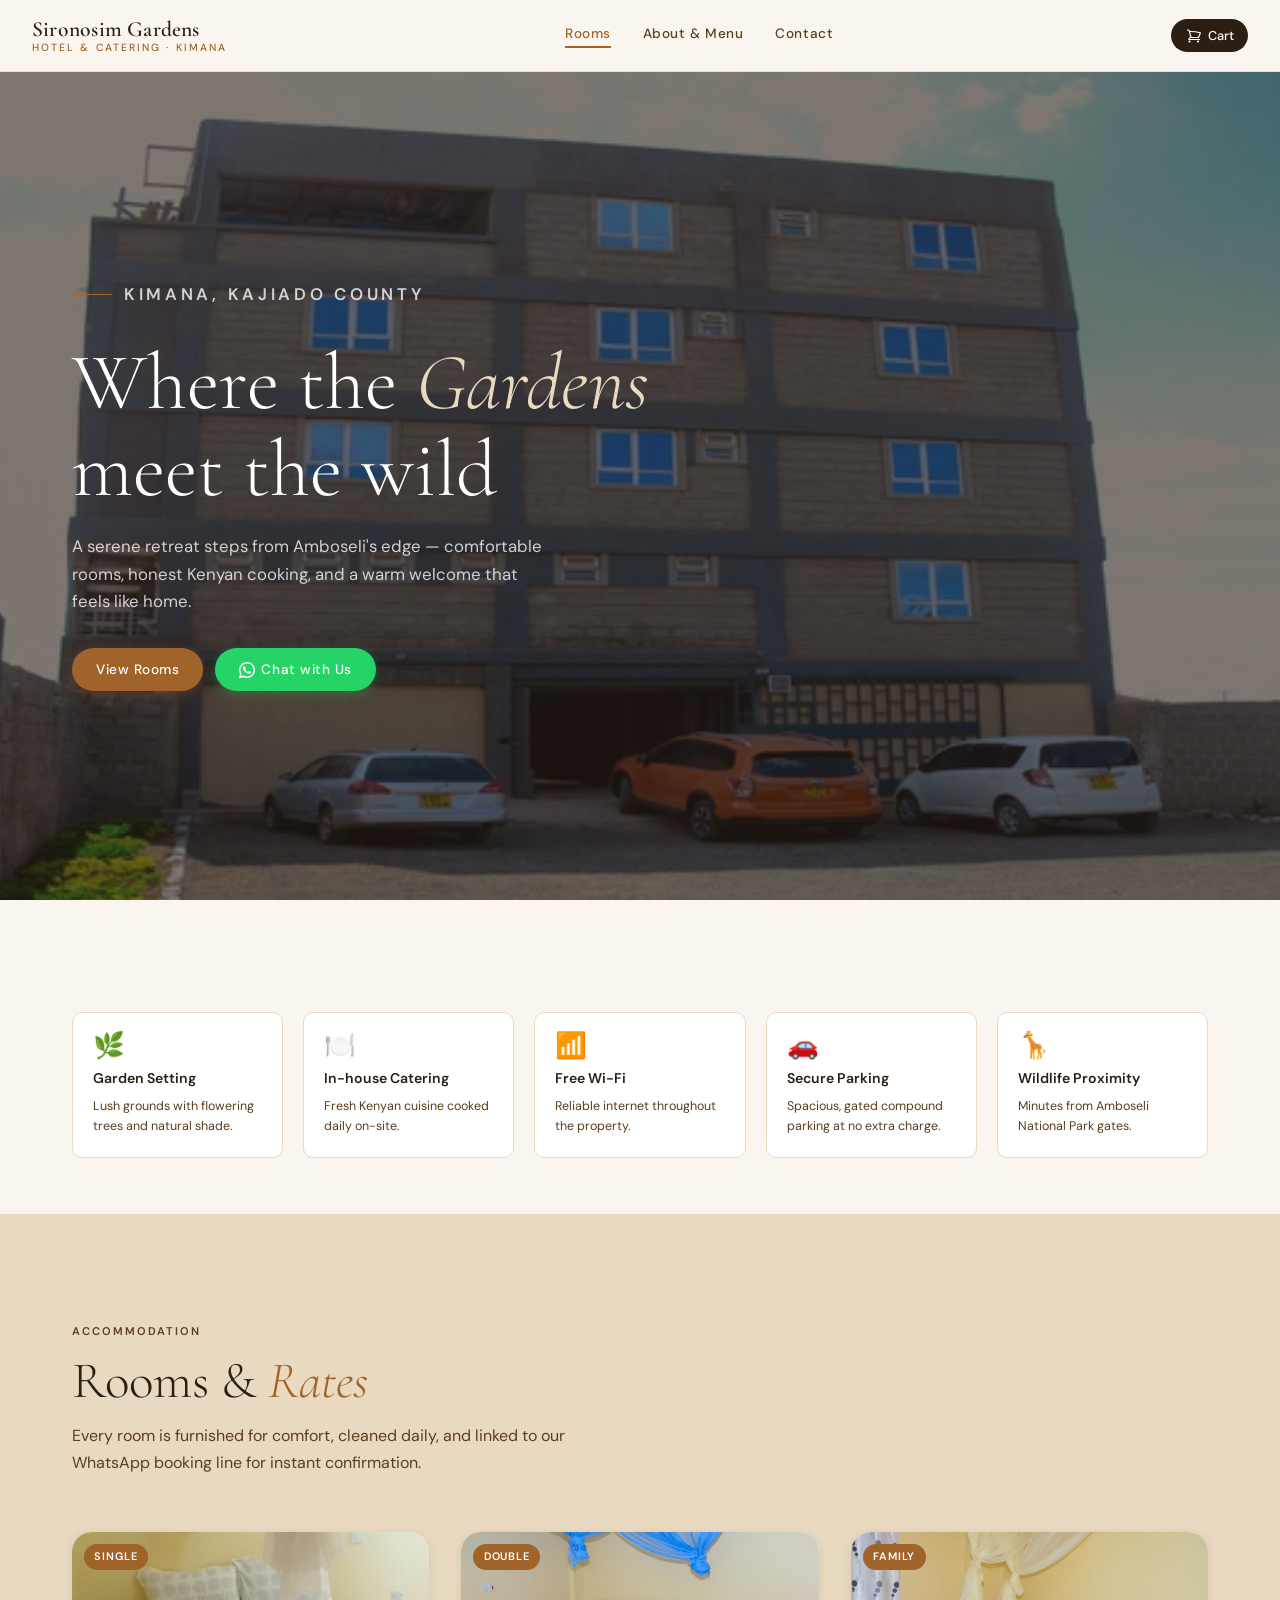
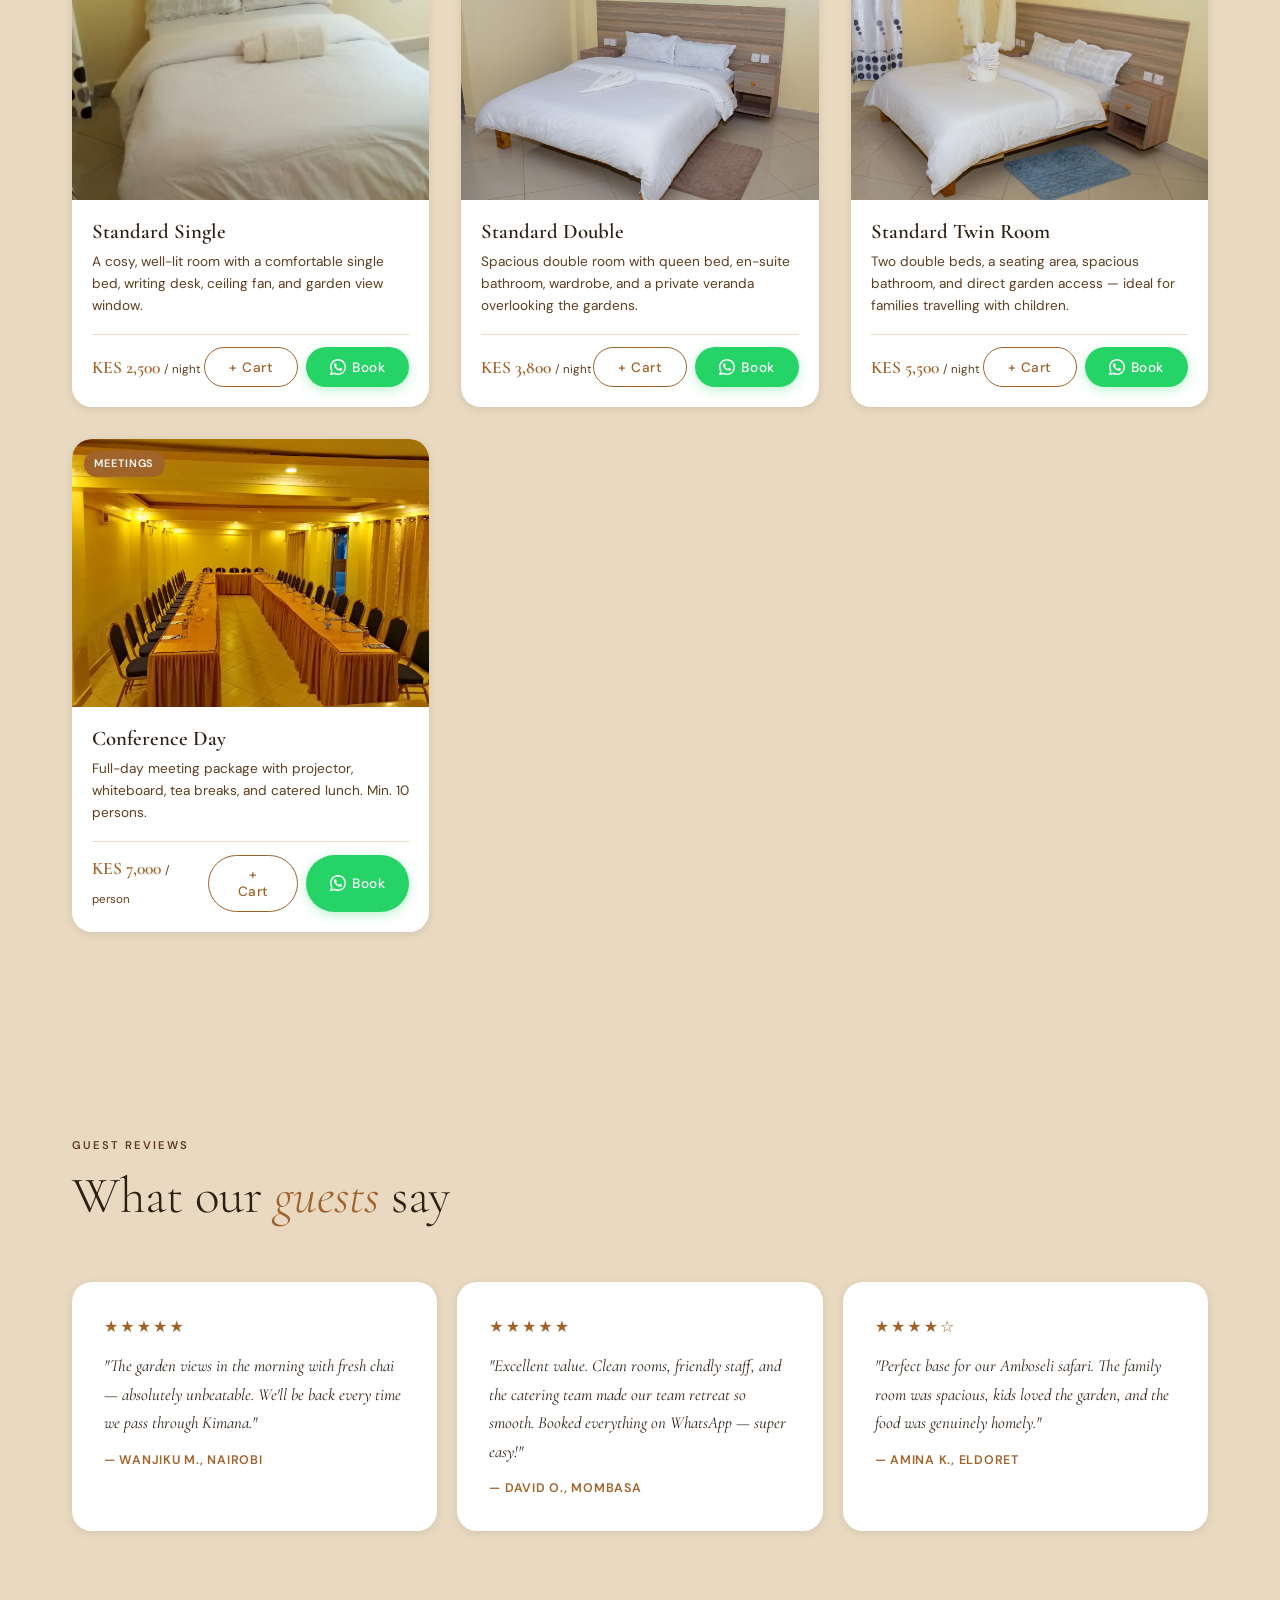
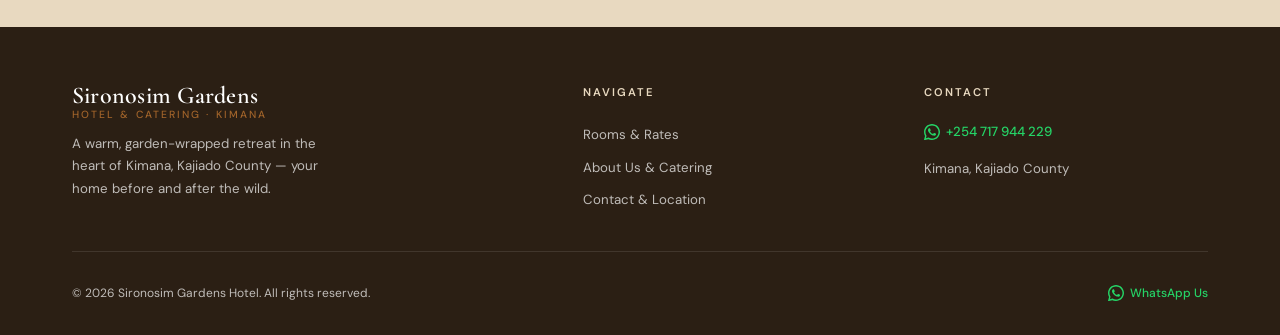
<file: index.html>
<!DOCTYPE html>
<html lang="en">
<head>
  <meta charset="UTF-8" />
  <meta name="viewport" content="width=device-width, initial-scale=1.0" />
  <title>Sironosim Gardens Hotel — Kimana, Kenya</title>
  <meta name="description" content="A tranquil garden retreat in Kimana, Kenya. Book your stay directly via WhatsApp." />
  <link rel="stylesheet" href="styles.css" />
</head>
<body>

<!-- ══════════════════════════════════════════
     HEADER
══════════════════════════════════════════ -->
<header class="site-header">
  <div class="container header-inner">
    <a href="index.html" class="site-logo">
      <span class="logo-main">Sironosim Gardens</span>
      <span class="logo-sub">Hotel &amp; Catering · Kimana</span>
    </a>

    <button class="nav-toggle" aria-label="Toggle navigation" aria-expanded="false">
      <span></span><span></span><span></span>
    </button>

    <nav class="site-nav" aria-label="Main navigation">
      <a href="index.html" class="active">Rooms</a>
      <a href="about-us.html">About &amp; Menu</a>
      <a href="contacts.html">Contact</a>
    </nav>

    <button class="cart-btn" data-action="open-cart" aria-label="Open cart">
      <!-- cart icon -->
      <svg viewBox="0 0 24 24" aria-hidden="true">
        <path stroke-linecap="round" stroke-linejoin="round"
          d="M2.25 3h1.386c.51 0 .955.343 1.087.835l.383 1.437M7.5 14.25a3 3 0 00-3 3h15.75m-12.75-3h11.218c1.121-2.3 2.1-4.684 2.874-7.148a60.114 60.114 0 00-16.536-1.84M7.5 14.25L5.106 5.272M6 20.25a.75.75 0 11-1.5 0 .75.75 0 011.5 0zm12.75 0a.75.75 0 11-1.5 0 .75.75 0 011.5 0z"/>
      </svg>
      Cart
      <span class="cart-badge" aria-live="polite">0</span>
    </button>
  </div>
</header>

<!-- ══════════════════════════════════════════
     CART OVERLAY + MODAL
══════════════════════════════════════════ -->
<div class="cart-overlay" role="dialog" aria-modal="true" aria-label="Shopping cart"></div>
<aside class="cart-modal">
  <div class="cart-modal-header">
    <h3>Your Cart</h3>
    <button class="cart-close" data-action="close-cart" aria-label="Close cart">✕</button>
  </div>
  <div class="cart-items-list"></div>
  <div class="cart-modal-footer">
    <div class="cart-total">
      <span>Total</span>
      <strong class="cart-total-amount">KES 0</strong>
    </div>
    <div class="cart-actions">
      <button class="btn btn-whatsapp btn-checkout" data-action="checkout" disabled>
        <!-- WhatsApp SVG -->
        <svg viewBox="0 0 24 24" aria-hidden="true"><path d="M17.472 14.382c-.297-.149-1.758-.867-2.03-.967-.273-.099-.471-.148-.67.15-.197.297-.767.966-.94 1.164-.173.199-.347.223-.644.075-.297-.15-1.255-.463-2.39-1.475-.883-.788-1.48-1.761-1.653-2.059-.173-.297-.018-.458.13-.606.134-.133.298-.347.446-.52.149-.174.198-.298.298-.497.099-.198.05-.371-.025-.52-.075-.149-.669-1.612-.916-2.207-.242-.579-.487-.5-.669-.51-.173-.008-.371-.01-.57-.01-.198 0-.52.074-.792.372-.272.297-1.04 1.016-1.04 2.479 0 1.462 1.065 2.875 1.213 3.074.149.198 2.096 3.2 5.077 4.487.709.306 1.262.489 1.694.625.712.227 1.36.195 1.871.118.571-.085 1.758-.719 2.006-1.413.248-.694.248-1.289.173-1.413-.074-.124-.272-.198-.57-.347z"/><path d="M12 0C5.373 0 0 5.373 0 12c0 2.123.554 4.118 1.528 5.849L.057 23.535a.563.563 0 00.677.677l5.687-1.471A11.945 11.945 0 0012 24c6.627 0 12-5.373 12-12S18.627 0 12 0zm0 21.818a9.795 9.795 0 01-5.027-1.383l-.36-.214-3.742.968.993-3.626-.236-.373A9.794 9.794 0 012.182 12C2.182 6.57 6.57 2.182 12 2.182S21.818 6.57 21.818 12 17.43 21.818 12 21.818z"/></svg>
        Checkout via WhatsApp
      </button>
      <button class="btn-clear" data-action="clear-cart">Clear cart</button>
    </div>
  </div>
</aside>

<!-- ══════════════════════════════════════════
     HERO
══════════════════════════════════════════ -->
<section class="hero" aria-label="Hero">
  <div class="hero-bg" role="img" aria-label="Aerial view of Kimana savannah landscape"></div>
  <div class="container">
    <div class="hero-content">
      <p class="hero-eyebrow">Kimana, Kajiado County</p>
      <h1>Where the <em>Gardens</em><br>meet the wild</h1>
      <p>A serene retreat steps from Amboseli's edge — comfortable rooms, honest Kenyan cooking, and a warm welcome that feels like home.</p>
      <div class="hero-cta">
        <a href="#accommodation" class="btn btn-primary">View Rooms</a>
        <button class="btn btn-whatsapp" data-action="chat-with-us">
          <svg viewBox="0 0 24 24" aria-hidden="true"><path d="M17.472 14.382c-.297-.149-1.758-.867-2.03-.967-.273-.099-.471-.148-.67.15-.197.297-.767.966-.94 1.164-.173.199-.347.223-.644.075-.297-.15-1.255-.463-2.39-1.475-.883-.788-1.48-1.761-1.653-2.059-.173-.297-.018-.458.13-.606.134-.133.298-.347.446-.52.149-.174.198-.298.298-.497.099-.198.05-.371-.025-.52-.075-.149-.669-1.612-.916-2.207-.242-.579-.487-.5-.669-.51-.173-.008-.371-.01-.57-.01-.198 0-.52.074-.792.372-.272.297-1.04 1.016-1.04 2.479 0 1.462 1.065 2.875 1.213 3.074.149.198 2.096 3.2 5.077 4.487.709.306 1.262.489 1.694.625.712.227 1.36.195 1.871.118.571-.085 1.758-.719 2.006-1.413.248-.694.248-1.289.173-1.413-.074-.124-.272-.198-.57-.347z"/><path d="M12 0C5.373 0 0 5.373 0 12c0 2.123.554 4.118 1.528 5.849L.057 23.535a.563.563 0 00.677.677l5.687-1.471A11.945 11.945 0 0012 24c6.627 0 12-5.373 12-12S18.627 0 12 0zm0 21.818a9.795 9.795 0 01-5.027-1.383l-.36-.214-3.742.968.993-3.626-.236-.373A9.794 9.794 0 012.182 12C2.182 6.57 6.57 2.182 12 2.182S21.818 6.57 21.818 12 17.43 21.818 12 21.818z"/></svg>
          Chat with Us
        </button>
      </div>
    </div>
  </div>
</section>

<!-- ══════════════════════════════════════════
     FEATURES STRIP
══════════════════════════════════════════ -->
<section class="section" style="padding-top: var(--sp-xl); padding-bottom: var(--sp-xl);">
  <div class="container">
    <div class="features-strip">
      <div class="feature-item">
        <span class="feature-icon">🌿</span>
        <h4>Garden Setting</h4>
        <p>Lush grounds with flowering trees and natural shade.</p>
      </div>
      <div class="feature-item">
        <span class="feature-icon">🍽️</span>
        <h4>In-house Catering</h4>
        <p>Fresh Kenyan cuisine cooked daily on-site.</p>
      </div>
      <div class="feature-item">
        <span class="feature-icon">📶</span>
        <h4>Free Wi-Fi</h4>
        <p>Reliable internet throughout the property.</p>
      </div>
      <div class="feature-item">
        <span class="feature-icon">🚗</span>
        <h4>Secure Parking</h4>
        <p>Spacious, gated compound parking at no extra charge.</p>
      </div>
      <div class="feature-item">
        <span class="feature-icon">🦒</span>
        <h4>Wildlife Proximity</h4>
        <p>Minutes from Amboseli National Park gates.</p>
      </div>
    </div>
  </div>
</section>

<!-- ══════════════════════════════════════════
     ACCOMMODATION
══════════════════════════════════════════ -->
<section class="section section-alt" id="accommodation" aria-labelledby="accomm-title">
  <div class="container">
    <header class="section-header">
      <p class="section-label">Accommodation</p>
      <h2 class="section-title" id="accomm-title">Rooms &amp; <em>Rates</em></h2>
      <p>Every room is furnished for comfort, cleaned daily, and linked to our WhatsApp booking line for instant confirmation.</p>
    </header>

    <div class="cards-grid">

      <!-- Room 1 -->
      <article class="card" data-item
        data-item-id="room-standard-single"
        data-item-name="Standard Single Room"
        data-item-price="2500"
        data-item-img="images/grid-gallery-3-1058x800_original.jpg"
        data-item-note="1 guest · B&amp;B rate per night">
        <div class="card-img-wrap">
          <img src="images/grid-gallery-3-1058x800_original.jpg"
               alt="Standard single room interior" loading="lazy" />
          <span class="card-badge">Single</span>
        </div>
        <div class="card-body">
          <h3 class="card-title">Standard Single</h3>
          <p class="card-desc">A cosy, well-lit room with a comfortable single bed, writing desk, ceiling fan, and garden view window.</p>
          <div class="card-meta">
            <span class="card-price">KES 2,500 <small>/ night</small></span>
            <div style="display:flex;gap:.5rem;">
              <button class="btn btn-outline" data-action="add-to-cart">+ Cart</button>
              <button class="btn btn-whatsapp" data-action="book-now">
                <svg viewBox="0 0 24 24" aria-hidden="true"><path d="M17.472 14.382c-.297-.149-1.758-.867-2.03-.967-.273-.099-.471-.148-.67.15-.197.297-.767.966-.94 1.164-.173.199-.347.223-.644.075-.297-.15-1.255-.463-2.39-1.475-.883-.788-1.48-1.761-1.653-2.059-.173-.297-.018-.458.13-.606.134-.133.298-.347.446-.52.149-.174.198-.298.298-.497.099-.198.05-.371-.025-.52-.075-.149-.669-1.612-.916-2.207-.242-.579-.487-.5-.669-.51-.173-.008-.371-.01-.57-.01-.198 0-.52.074-.792.372-.272.297-1.04 1.016-1.04 2.479 0 1.462 1.065 2.875 1.213 3.074.149.198 2.096 3.2 5.077 4.487.709.306 1.262.489 1.694.625.712.227 1.36.195 1.871.118.571-.085 1.758-.719 2.006-1.413.248-.694.248-1.289.173-1.413-.074-.124-.272-.198-.57-.347z"/><path d="M12 0C5.373 0 0 5.373 0 12c0 2.123.554 4.118 1.528 5.849L.057 23.535a.563.563 0 00.677.677l5.687-1.471A11.945 11.945 0 0012 24c6.627 0 12-5.373 12-12S18.627 0 12 0zm0 21.818a9.795 9.795 0 01-5.027-1.383l-.36-.214-3.742.968.993-3.626-.236-.373A9.794 9.794 0 012.182 12C2.182 6.57 6.57 2.182 12 2.182S21.818 6.57 21.818 12 17.43 21.818 12 21.818z"/></svg>
                Book
              </button>
            </div>
          </div>
        </div>
      </article>

      <!-- Room 2 -->
      <article class="card" data-item
        data-item-id="room-standard-double"
        data-item-name="Standard Double Room"
        data-item-price="3800"
        data-item-img="images/grid-gallery-6-1200x800_original.jpg"
        data-item-note="2 guests · B&amp;B rate per night">
        <div class="card-img-wrap">
          <img src="images/grid-gallery-6-1200x800_original.jpg"
               alt="Standard double room" loading="lazy" />
          <span class="card-badge">Double</span>
        </div>
        <div class="card-body">
          <h3 class="card-title">Standard Double</h3>
          <p class="card-desc">Spacious double room with queen bed, en-suite bathroom, wardrobe, and a private veranda overlooking the gardens.</p>
          <div class="card-meta">
            <span class="card-price">KES 3,800 <small>/ night</small></span>
            <div style="display:flex;gap:.5rem;">
              <button class="btn btn-outline" data-action="add-to-cart">+ Cart</button>
              <button class="btn btn-whatsapp" data-action="book-now">
                <svg viewBox="0 0 24 24" aria-hidden="true"><path d="M17.472 14.382c-.297-.149-1.758-.867-2.03-.967-.273-.099-.471-.148-.67.15-.197.297-.767.966-.94 1.164-.173.199-.347.223-.644.075-.297-.15-1.255-.463-2.39-1.475-.883-.788-1.48-1.761-1.653-2.059-.173-.297-.018-.458.13-.606.134-.133.298-.347.446-.52.149-.174.198-.298.298-.497.099-.198.05-.371-.025-.52-.075-.149-.669-1.612-.916-2.207-.242-.579-.487-.5-.669-.51-.173-.008-.371-.01-.57-.01-.198 0-.52.074-.792.372-.272.297-1.04 1.016-1.04 2.479 0 1.462 1.065 2.875 1.213 3.074.149.198 2.096 3.2 5.077 4.487.709.306 1.262.489 1.694.625.712.227 1.36.195 1.871.118.571-.085 1.758-.719 2.006-1.413.248-.694.248-1.289.173-1.413-.074-.124-.272-.198-.57-.347z"/><path d="M12 0C5.373 0 0 5.373 0 12c0 2.123.554 4.118 1.528 5.849L.057 23.535a.563.563 0 00.677.677l5.687-1.471A11.945 11.945 0 0012 24c6.627 0 12-5.373 12-12S18.627 0 12 0zm0 21.818a9.795 9.795 0 01-5.027-1.383l-.36-.214-3.742.968.993-3.626-.236-.373A9.794 9.794 0 012.182 12C2.182 6.57 6.57 2.182 12 2.182S21.818 6.57 21.818 12 17.43 21.818 12 21.818z"/></svg>
                Book
              </button>
            </div>
          </div>
        </div>
      </article>

      <!-- Room 3 -->
      <article class="card" data-item
        data-item-id="room-family"
        data-item-name="Family Room"
        data-item-price="5500"
        data-item-img="images/grid-gallery-1-1200x800_original.jpg"
        data-item-note="Up to 4 guests · B&amp;B rate per night">
        <div class="card-img-wrap">
          <img src="images/grid-gallery-1-1200x800_original.jpg"
               alt="Family room with two beds" loading="lazy" />
          <span class="card-badge">Family</span>
        </div>
        <div class="card-body">
          <h3 class="card-title">Standard Twin Room</h3>
          <p class="card-desc">Two double beds, a seating area, spacious bathroom, and direct garden access — ideal for families travelling with children.</p>
          <div class="card-meta">
            <span class="card-price">KES 5,500 <small>/ night</small></span>
            <div style="display:flex;gap:.5rem;">
              <button class="btn btn-outline" data-action="add-to-cart">+ Cart</button>
              <button class="btn btn-whatsapp" data-action="book-now">
                <svg viewBox="0 0 24 24" aria-hidden="true"><path d="M17.472 14.382c-.297-.149-1.758-.867-2.03-.967-.273-.099-.471-.148-.67.15-.197.297-.767.966-.94 1.164-.173.199-.347.223-.644.075-.297-.15-1.255-.463-2.39-1.475-.883-.788-1.48-1.761-1.653-2.059-.173-.297-.018-.458.13-.606.134-.133.298-.347.446-.52.149-.174.198-.298.298-.497.099-.198.05-.371-.025-.52-.075-.149-.669-1.612-.916-2.207-.242-.579-.487-.5-.669-.51-.173-.008-.371-.01-.57-.01-.198 0-.52.074-.792.372-.272.297-1.04 1.016-1.04 2.479 0 1.462 1.065 2.875 1.213 3.074.149.198 2.096 3.2 5.077 4.487.709.306 1.262.489 1.694.625.712.227 1.36.195 1.871.118.571-.085 1.758-.719 2.006-1.413.248-.694.248-1.289.173-1.413-.074-.124-.272-.198-.57-.347z"/><path d="M12 0C5.373 0 0 5.373 0 12c0 2.123.554 4.118 1.528 5.849L.057 23.535a.563.563 0 00.677.677l5.687-1.471A11.945 11.945 0 0012 24c6.627 0 12-5.373 12-12S18.627 0 12 0zm0 21.818a9.795 9.795 0 01-5.027-1.383l-.36-.214-3.742.968.993-3.626-.236-.373A9.794 9.794 0 012.182 12C2.182 6.57 6.57 2.182 12 2.182S21.818 6.57 21.818 12 17.43 21.818 12 21.818z"/></svg>
                Book
              </button>
            </div>
          </div>
        </div>
      </article>

      <!-- Room 6 – Conference -->
      <article class="card" data-item
        data-item-id="room-conference"
        data-item-name="Conference / Day Package"
        data-item-price="7000"
        data-item-img="images/conference1.jpg"
        data-item-note="Per person · Full day including tea &amp; lunch">
        <div class="card-img-wrap">
          <img src="images/conference1.jpg"
               alt="Conference room setup" loading="lazy" />
          <span class="card-badge">Meetings</span>
        </div>
        <div class="card-body">
          <h3 class="card-title">Conference Day</h3>
          <p class="card-desc">Full-day meeting package with projector, whiteboard, tea breaks, and catered lunch. Min. 10 persons.</p>
          <div class="card-meta">
            <span class="card-price">KES 7,000 <small>/ person</small></span>
            <div style="display:flex;gap:.5rem;">
              <button class="btn btn-outline" data-action="add-to-cart">+ Cart</button>
              <button class="btn btn-whatsapp" data-action="book-now">
                <svg viewBox="0 0 24 24" aria-hidden="true"><path d="M17.472 14.382c-.297-.149-1.758-.867-2.03-.967-.273-.099-.471-.148-.67.15-.197.297-.767.966-.94 1.164-.173.199-.347.223-.644.075-.297-.15-1.255-.463-2.39-1.475-.883-.788-1.48-1.761-1.653-2.059-.173-.297-.018-.458.13-.606.134-.133.298-.347.446-.52.149-.174.198-.298.298-.497.099-.198.05-.371-.025-.52-.075-.149-.669-1.612-.916-2.207-.242-.579-.487-.5-.669-.51-.173-.008-.371-.01-.57-.01-.198 0-.52.074-.792.372-.272.297-1.04 1.016-1.04 2.479 0 1.462 1.065 2.875 1.213 3.074.149.198 2.096 3.2 5.077 4.487.709.306 1.262.489 1.694.625.712.227 1.36.195 1.871.118.571-.085 1.758-.719 2.006-1.413.248-.694.248-1.289.173-1.413-.074-.124-.272-.198-.57-.347z"/><path d="M12 0C5.373 0 0 5.373 0 12c0 2.123.554 4.118 1.528 5.849L.057 23.535a.563.563 0 00.677.677l5.687-1.471A11.945 11.945 0 0012 24c6.627 0 12-5.373 12-12S18.627 0 12 0zm0 21.818a9.795 9.795 0 01-5.027-1.383l-.36-.214-3.742.968.993-3.626-.236-.373A9.794 9.794 0 012.182 12C2.182 6.57 6.57 2.182 12 2.182S21.818 6.57 21.818 12 17.43 21.818 12 21.818z"/></svg>
                Book
              </button>
            </div>
          </div>
        </div>
      </article>

    </div><!-- /cards-grid -->
  </div>
</section>

<!-- ══════════════════════════════════════════
     TESTIMONIALS
══════════════════════════════════════════ -->
<section class="section testimonials" aria-labelledby="testi-title">
  <div class="container">
    <header class="section-header">
      <p class="section-label">Guest Reviews</p>
      <h2 class="section-title" id="testi-title">What our <em>guests</em> say</h2>
    </header>
    <div class="testimonials-grid">
      <article class="testi-card">
        <div class="testi-stars">★★★★★</div>
        <p class="testi-text">"The garden views in the morning with fresh chai — absolutely unbeatable. We'll be back every time we pass through Kimana."</p>
        <p class="testi-author">— Wanjiku M., Nairobi</p>
      </article>
      <article class="testi-card">
        <div class="testi-stars">★★★★★</div>
        <p class="testi-text">"Excellent value. Clean rooms, friendly staff, and the catering team made our team retreat so smooth. Booked everything on WhatsApp — super easy!"</p>
        <p class="testi-author">— David O., Mombasa</p>
      </article>
      <article class="testi-card">
        <div class="testi-stars">★★★★☆</div>
        <p class="testi-text">"Perfect base for our Amboseli safari. The family room was spacious, kids loved the garden, and the food was genuinely homely."</p>
        <p class="testi-author">— Amina K., Eldoret</p>
      </article>
    </div>
  </div>
</section>

<!-- ══════════════════════════════════════════
     FOOTER
══════════════════════════════════════════ -->
<footer class="site-footer" aria-label="Site footer">
  <div class="container">
    <div class="footer-grid">
      <div class="footer-brand">
        <div class="site-logo">
          <span class="logo-main">Sironosim Gardens</span>
          <span class="logo-sub">Hotel &amp; Catering · Kimana</span>
        </div>
        <p>A warm, garden-wrapped retreat in the heart of Kimana, Kajiado County — your home before and after the wild.</p>
      </div>
      <nav class="footer-col" aria-label="Footer navigation">
        <h4>Navigate</h4>
        <ul>
          <li><a href="index.html">Rooms &amp; Rates</a></li>
          <li><a href="about-us.html">About Us &amp; Catering</a></li>
          <li><a href="contacts.html">Contact &amp; Location</a></li>
        </ul>
      </nav>
      <div class="footer-col">
        <h4>Contact</h4>
        <ul>
          <li><a href="https://wa.me/254717944229" class="wa-footer-link" target="_blank" rel="noopener">
            <svg viewBox="0 0 24 24" aria-hidden="true"><path d="M17.472 14.382c-.297-.149-1.758-.867-2.03-.967-.273-.099-.471-.148-.67.15-.197.297-.767.966-.94 1.164-.173.199-.347.223-.644.075-.297-.15-1.255-.463-2.39-1.475-.883-.788-1.48-1.761-1.653-2.059-.173-.297-.018-.458.13-.606.134-.133.298-.347.446-.52.149-.174.198-.298.298-.497.099-.198.05-.371-.025-.52-.075-.149-.669-1.612-.916-2.207-.242-.579-.487-.5-.669-.51-.173-.008-.371-.01-.57-.01-.198 0-.52.074-.792.372-.272.297-1.04 1.016-1.04 2.479 0 1.462 1.065 2.875 1.213 3.074.149.198 2.096 3.2 5.077 4.487.709.306 1.262.489 1.694.625.712.227 1.36.195 1.871.118.571-.085 1.758-.719 2.006-1.413.248-.694.248-1.289.173-1.413-.074-.124-.272-.198-.57-.347z"/><path d="M12 0C5.373 0 0 5.373 0 12c0 2.123.554 4.118 1.528 5.849L.057 23.535a.563.563 0 00.677.677l5.687-1.471A11.945 11.945 0 0012 24c6.627 0 12-5.373 12-12S18.627 0 12 0zm0 21.818a9.795 9.795 0 01-5.027-1.383l-.36-.214-3.742.968.993-3.626-.236-.373A9.794 9.794 0 012.182 12C2.182 6.57 6.57 2.182 12 2.182S21.818 6.57 21.818 12 17.43 21.818 12 21.818z"/></svg>
            +254 717 944 229
          </a></li>
          <li><a href="contacts.html">Kimana, Kajiado County</a></li>
        </ul>
      </div>
    </div>
    <div class="footer-bottom">
      <span>&copy; <span id="yr"></span> Sironosim Gardens Hotel. All rights reserved.</span>
      <a href="https://wa.me/254717944229" target="_blank" rel="noopener" class="wa-footer-link">
        <svg viewBox="0 0 24 24" aria-hidden="true"><path d="M17.472 14.382c-.297-.149-1.758-.867-2.03-.967-.273-.099-.471-.148-.67.15-.197.297-.767.966-.94 1.164-.173.199-.347.223-.644.075-.297-.15-1.255-.463-2.39-1.475-.883-.788-1.48-1.761-1.653-2.059-.173-.297-.018-.458.13-.606.134-.133.298-.347.446-.52.149-.174.198-.298.298-.497.099-.198.05-.371-.025-.52-.075-.149-.669-1.612-.916-2.207-.242-.579-.487-.5-.669-.51-.173-.008-.371-.01-.57-.01-.198 0-.52.074-.792.372-.272.297-1.04 1.016-1.04 2.479 0 1.462 1.065 2.875 1.213 3.074.149.198 2.096 3.2 5.077 4.487.709.306 1.262.489 1.694.625.712.227 1.36.195 1.871.118.571-.085 1.758-.719 2.006-1.413.248-.694.248-1.289.173-1.413-.074-.124-.272-.198-.57-.347z"/><path d="M12 0C5.373 0 0 5.373 0 12c0 2.123.554 4.118 1.528 5.849L.057 23.535a.563.563 0 00.677.677l5.687-1.471A11.945 11.945 0 0012 24c6.627 0 12-5.373 12-12S18.627 0 12 0zm0 21.818a9.795 9.795 0 01-5.027-1.383l-.36-.214-3.742.968.993-3.626-.236-.373A9.794 9.794 0 012.182 12C2.182 6.57 6.57 2.182 12 2.182S21.818 6.57 21.818 12 17.43 21.818 12 21.818z"/></svg>
        WhatsApp Us
      </a>
    </div>
  </div>
</footer>

<script src="script.js"></script>
<script src="whatsapp.js"></script>
<script>document.getElementById('yr').textContent = new Date().getFullYear();</script>
</body>
</html>
</file>
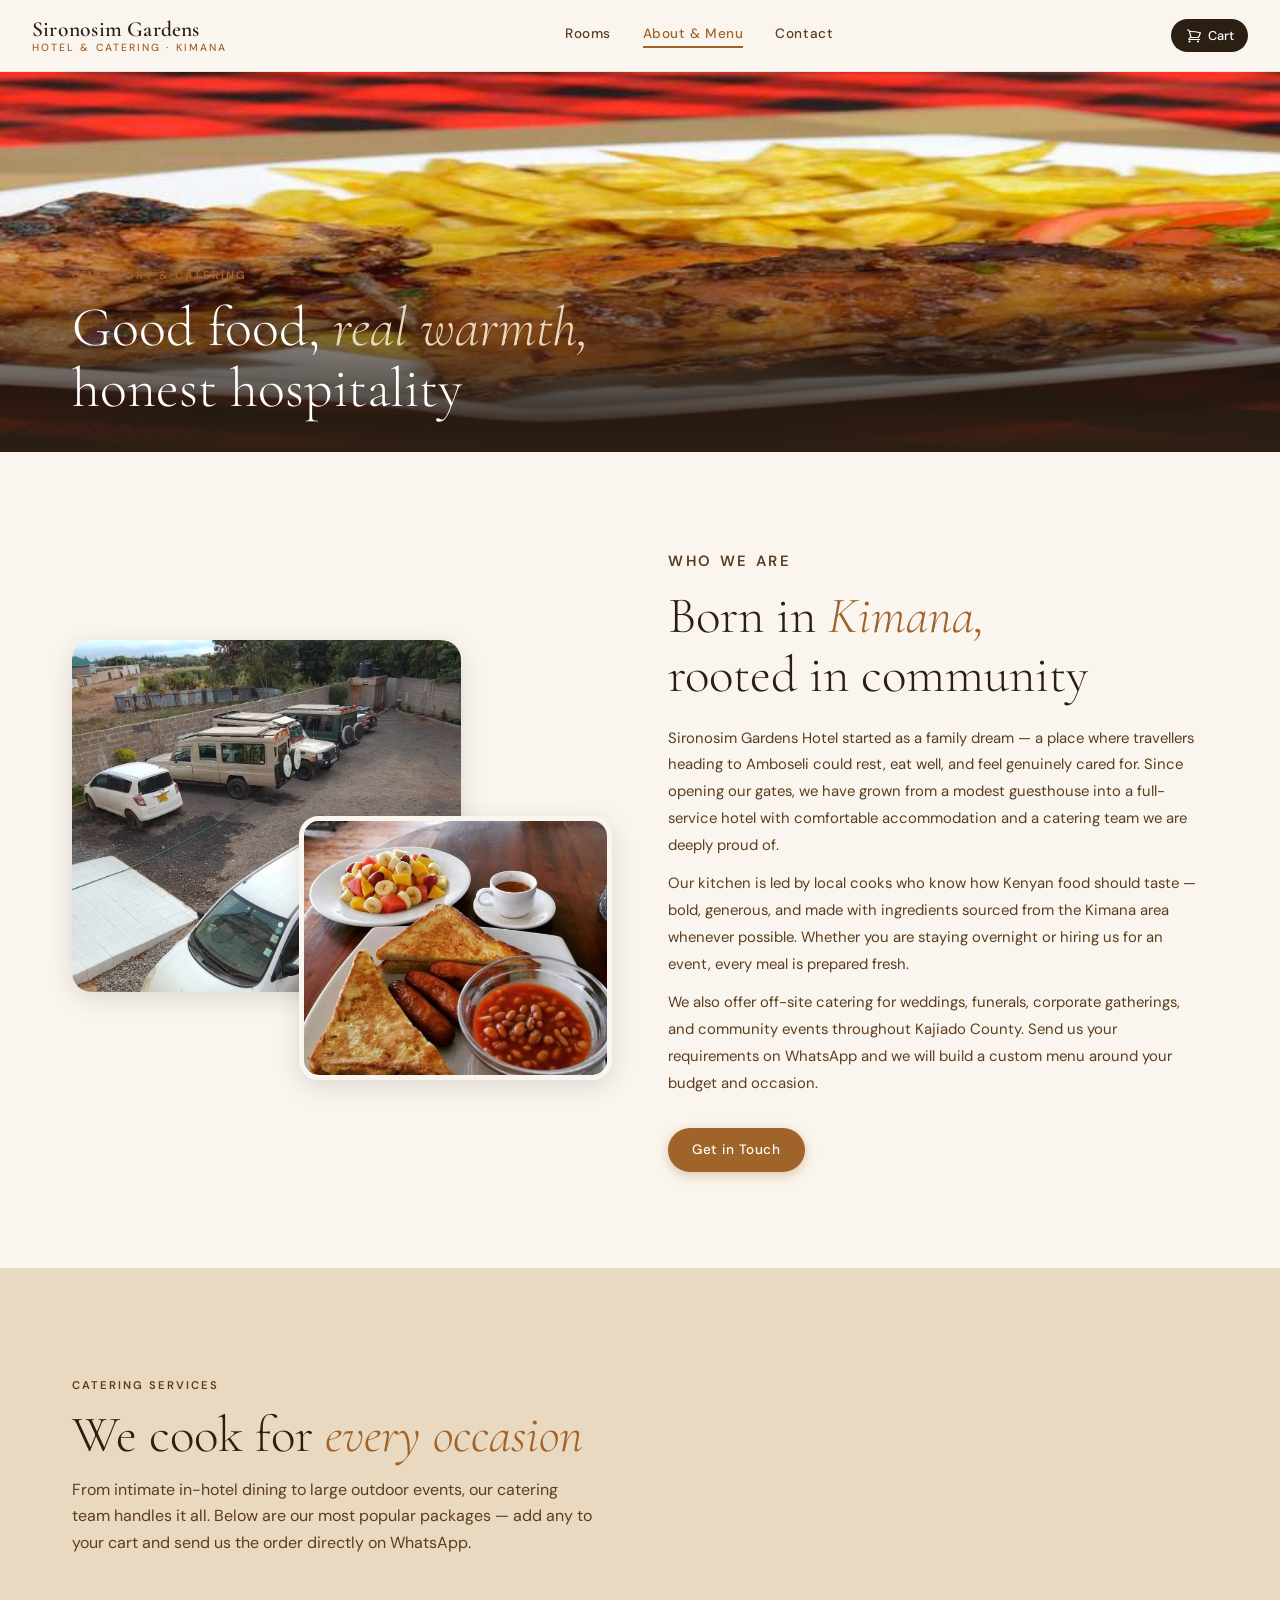
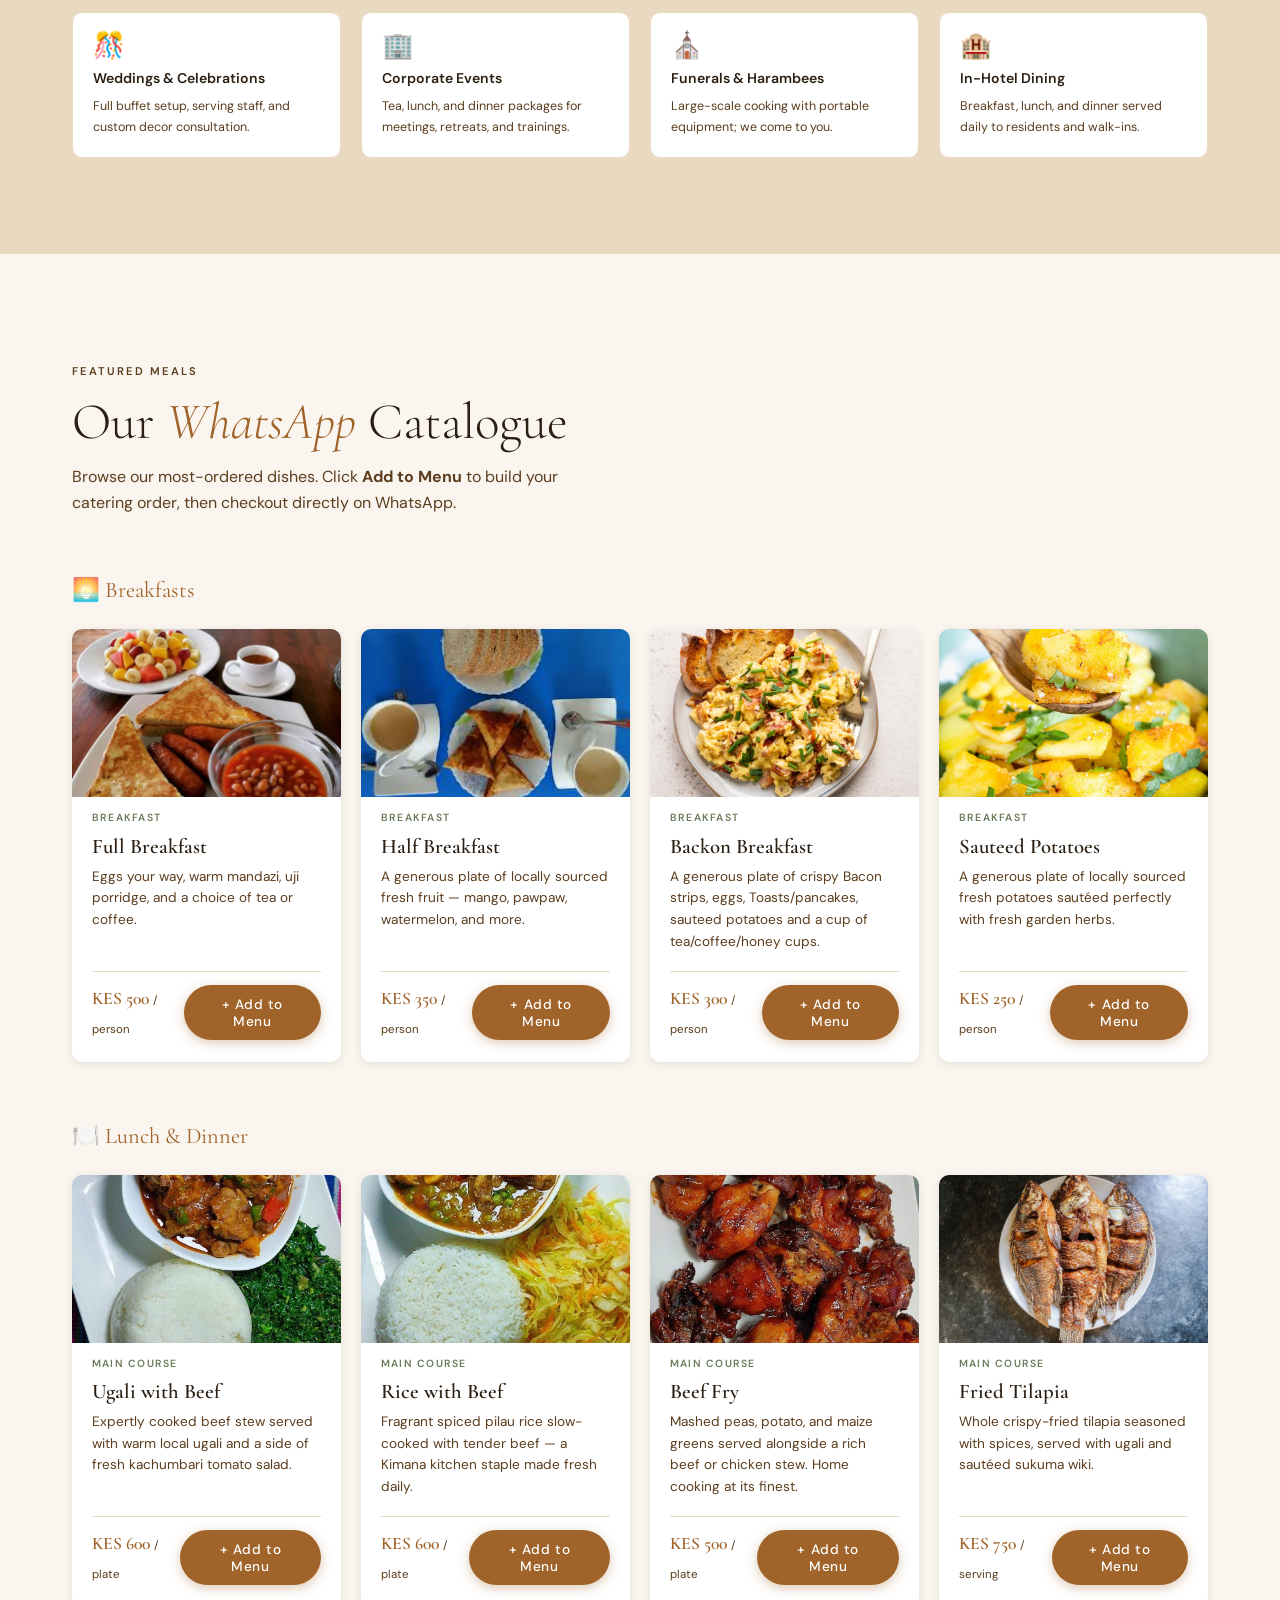
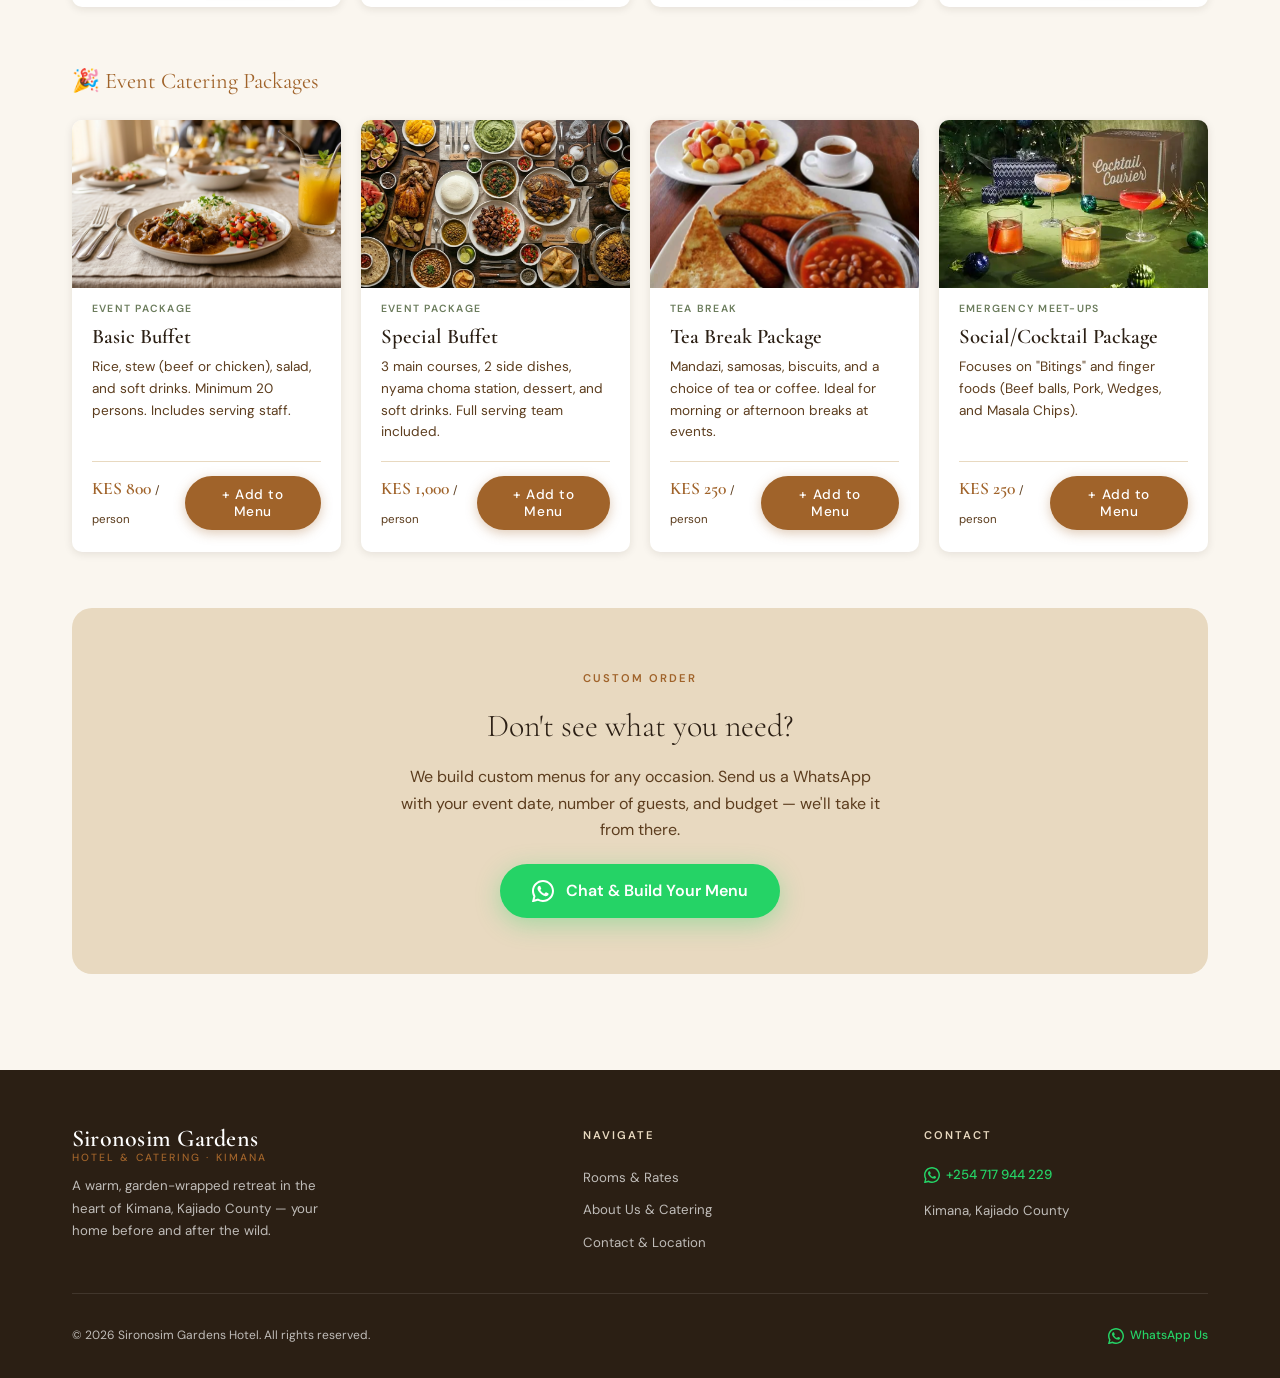
<file: about-us.html>
<!DOCTYPE html>
<html lang="en">
<head>
  <meta charset="UTF-8" />
  <meta name="viewport" content="width=device-width, initial-scale=1.0" />
  <title>About Us &amp; Catering Menu — Sironosim Gardens Hotel</title>
  <meta name="description" content="Learn about Sironosim Gardens Hotel and browse our catering menu. Add meals to your cart and order via WhatsApp." />
  <link rel="stylesheet" href="styles.css" />
</head>
<body>

<!-- ══════════════════════════════════════════
     HEADER
══════════════════════════════════════════ -->
<header class="site-header">
  <div class="container header-inner">
    <a href="index.html" class="site-logo">
      <span class="logo-main">Sironosim Gardens</span>
      <span class="logo-sub">Hotel &amp; Catering · Kimana</span>
    </a>

    <button class="nav-toggle" aria-label="Toggle navigation" aria-expanded="false">
      <span></span><span></span><span></span>
    </button>

    <nav class="site-nav" aria-label="Main navigation">
      <a href="index.html">Rooms</a>
      <a href="about-us.html" class="active">About &amp; Menu</a>
      <a href="contacts.html">Contact</a>
    </nav>

    <button class="cart-btn" data-action="open-cart" aria-label="Open cart">
      <svg viewBox="0 0 24 24" aria-hidden="true">
        <path stroke-linecap="round" stroke-linejoin="round"
          d="M2.25 3h1.386c.51 0 .955.343 1.087.835l.383 1.437M7.5 14.25a3 3 0 00-3 3h15.75m-12.75-3h11.218c1.121-2.3 2.1-4.684 2.874-7.148a60.114 60.114 0 00-16.536-1.84M7.5 14.25L5.106 5.272M6 20.25a.75.75 0 11-1.5 0 .75.75 0 011.5 0zm12.75 0a.75.75 0 11-1.5 0 .75.75 0 011.5 0z"/>
      </svg>
      Cart
      <span class="cart-badge" aria-live="polite">0</span>
    </button>
  </div>
</header>

<!-- CART -->
<div class="cart-overlay" role="dialog" aria-modal="true" aria-label="Shopping cart"></div>
<aside class="cart-modal">
  <div class="cart-modal-header">
    <h3>Your Cart</h3>
    <button class="cart-close" data-action="close-cart" aria-label="Close cart">✕</button>
  </div>
  <div class="cart-items-list"></div>
  <div class="cart-modal-footer">
    <div class="cart-total">
      <span>Total</span>
      <strong class="cart-total-amount">KES 0</strong>
    </div>
    <div class="cart-actions">
      <button class="btn btn-whatsapp btn-checkout" data-action="checkout" disabled>
        <svg viewBox="0 0 24 24" aria-hidden="true"><path d="M17.472 14.382c-.297-.149-1.758-.867-2.03-.967-.273-.099-.471-.148-.67.15-.197.297-.767.966-.94 1.164-.173.199-.347.223-.644.075-.297-.15-1.255-.463-2.39-1.475-.883-.788-1.48-1.761-1.653-2.059-.173-.297-.018-.458.13-.606.134-.133.298-.347.446-.52.149-.174.198-.298.298-.497.099-.198.05-.371-.025-.52-.075-.149-.669-1.612-.916-2.207-.242-.579-.487-.5-.669-.51-.173-.008-.371-.01-.57-.01-.198 0-.52.074-.792.372-.272.297-1.04 1.016-1.04 2.479 0 1.462 1.065 2.875 1.213 3.074.149.198 2.096 3.2 5.077 4.487.709.306 1.262.489 1.694.625.712.227 1.36.195 1.871.118.571-.085 1.758-.719 2.006-1.413.248-.694.248-1.289.173-1.413-.074-.124-.272-.198-.57-.347z"/><path d="M12 0C5.373 0 0 5.373 0 12c0 2.123.554 4.118 1.528 5.849L.057 23.535a.563.563 0 00.677.677l5.687-1.471A11.945 11.945 0 0012 24c6.627 0 12-5.373 12-12S18.627 0 12 0zm0 21.818a9.795 9.795 0 01-5.027-1.383l-.36-.214-3.742.968.993-3.626-.236-.373A9.794 9.794 0 012.182 12C2.182 6.57 6.57 2.182 12 2.182S21.818 6.57 21.818 12 17.43 21.818 12 21.818z"/></svg>
        Order via WhatsApp
      </button>
      <button class="btn-clear" data-action="clear-cart">Clear cart</button>
    </div>
  </div>
</aside>

<!-- ══════════════════════════════════════════
     PAGE BANNER
══════════════════════════════════════════ -->
<section class="page-banner" aria-label="About us banner">
  <div class="page-banner-bg" style="background-image:url('images/breadcrumbs-01.jpg');" role="img" aria-label="Beautifully plated Kenyan cuisine"></div>
  <div class="container">
    <div class="page-banner-content">
      <p class="section-label">Our Story &amp; Catering</p>
      <h1>Good food, <em>real warmth,</em><br>honest hospitality</h1>
    </div>
  </div>
</section>

<!-- ══════════════════════════════════════════
     OUR STORY
══════════════════════════════════════════ -->
<section class="section" aria-labelledby="story-title">
  <div class="container">
    <div class="story-grid">
      <div class="story-img-stack" aria-hidden="true">
        <img src="images/parking2.jpg"
             alt="Hotel garden courtyard" loading="lazy" />
        <img src="images/services-05-546x516.jpg"
             alt="Chef preparing food in kitchen" loading="lazy" />
      </div>
      <div class="story-text">
        <p class="section-label">Who We Are</p>
        <h2 class="section-title" id="story-title">Born in <em>Kimana,</em><br>rooted in community</h2>
        <p>Sironosim Gardens Hotel started as a family dream — a place where travellers heading to Amboseli could rest, eat well, and feel genuinely cared for. Since opening our gates, we have grown from a modest guesthouse into a full-service hotel with comfortable accommodation and a catering team we are deeply proud of.</p>
        <p>Our kitchen is led by local cooks who know how Kenyan food should taste — bold, generous, and made with ingredients sourced from the Kimana area whenever possible. Whether you are staying overnight or hiring us for an event, every meal is prepared fresh.</p>
        <p>We also offer off-site catering for weddings, funerals, corporate gatherings, and community events throughout Kajiado County. Send us your requirements on WhatsApp and we will build a custom menu around your budget and occasion.</p>
        <a href="contacts.html" class="btn btn-primary" style="margin-top:var(--sp-md);">Get in Touch</a>
      </div>
    </div>
  </div>
</section>

<!-- ══════════════════════════════════════════
     CATERING SERVICES INTRO
══════════════════════════════════════════ -->
<section class="section section-alt" aria-labelledby="catering-title">
  <div class="container">
    <header class="section-header">
      <p class="section-label">Catering Services</p>
      <h2 class="section-title" id="catering-title">We cook for <em>every occasion</em></h2>
      <p>From intimate in-hotel dining to large outdoor events, our catering team handles it all. Below are our most popular packages — add any to your cart and send us the order directly on WhatsApp.</p>
    </header>
    <div class="features-strip">
      <div class="feature-item">
        <span class="feature-icon">🎊</span>
        <h4>Weddings &amp; Celebrations</h4>
        <p>Full buffet setup, serving staff, and custom decor consultation.</p>
      </div>
      <div class="feature-item">
        <span class="feature-icon">🏢</span>
        <h4>Corporate Events</h4>
        <p>Tea, lunch, and dinner packages for meetings, retreats, and trainings.</p>
      </div>
      <div class="feature-item">
        <span class="feature-icon">⛪</span>
        <h4>Funerals &amp; Harambees</h4>
        <p>Large-scale cooking with portable equipment; we come to you.</p>
      </div>
      <div class="feature-item">
        <span class="feature-icon">🏨</span>
        <h4>In-Hotel Dining</h4>
        <p>Breakfast, lunch, and dinner served daily to residents and walk-ins.</p>
      </div>
    </div>
  </div>
</section>

<!-- ══════════════════════════════════════════
     FEATURED MEALS GRID
══════════════════════════════════════════ -->
<section class="section" id="menu" aria-labelledby="menu-title">
  <div class="container">
    <header class="section-header">
      <p class="section-label">Featured Meals</p>
      <h2 class="section-title" id="menu-title">Our <em>WhatsApp</em> Catalogue</h2>
      <p>Browse our most-ordered dishes. Click <strong>Add to Menu</strong> to build your catering order, then checkout directly on WhatsApp.</p>
    </header>

    <h3 style="font-family:var(--font-display);font-size:1.4rem;font-weight:400;margin-bottom:var(--sp-md);color:var(--clr-clay);">🌅 Breakfasts</h3>
    <div class="meals-grid" style="margin-bottom:var(--sp-xl);">

      <article class="meal-card" data-item
        data-item-id="meal-full-breakfast"
        data-item-name="Full Kenyan Breakfast"
        data-item-price="500"
        data-item-img="images/services-05-546x516.jpg"
        data-item-note="Eggs, mandazi, uji, tea/coffee">
        <div class="card-img-wrap">
          <img src="images/services-05-546x516.jpg" alt="Full Kenyan breakfast spread" loading="lazy" />
        </div>
        <div class="card-body">
          <p class="meal-tag">Breakfast</p>
          <h3 class="card-title">Full Breakfast</h3>
          <p class="card-desc">Eggs your way, warm mandazi, uji porridge, and a choice of tea or coffee.</p>
          <div class="card-meta">
            <span class="card-price">KES 500 <small>/ person</small></span>
            <button class="btn btn-primary" data-action="add-to-cart">+ Add to Menu</button>
          </div>
        </div>
      </article>

      <article class="meal-card" data-item
        data-item-id="meal-half-breakfast"
        data-item-name="Half Breakfast"
        data-item-price="350"
        data-item-img="images/half-breakfast.jpg"
        data-item-note="Fresh local fruits &amp; breakfast pairings">
        <div class="card-img-wrap">
          <img src="images/half-breakfast.jpg" alt="Fresh fruit platter" loading="lazy" />
        </div>
        <div class="card-body">
          <p class="meal-tag">Breakfast</p>
          <h3 class="card-title">Half Breakfast</h3>
          <p class="card-desc">A generous plate of locally sourced fresh fruit — mango, pawpaw, watermelon, and more.</p>
          <div class="card-meta">
            <span class="card-price">KES 350 <small>/ person</small></span>
            <button class="btn btn-primary" data-action="add-to-cart">+ Add to Menu</button>
          </div>
        </div>
      </article>

      <article class="meal-card" data-item
        data-item-id="meal-bacon-breakfast"
        data-item-name="Bacon Breakfast"
        data-item-price="300"
        data-item-img="images/scrambled-eggs-with-bacon.webp"
        data-item-note="Crispy bacon, eggs, toast/pancakes, potatoes, tea/coffee">
        <div class="card-img-wrap">
          <img src="images/scrambled-eggs-with-bacon.webp" alt="Scrambled eggs with bacon" loading="lazy" />
        </div>
        <div class="card-body">
          <p class="meal-tag">Breakfast</p>
          <h3 class="card-title">Backon Breakfast</h3>
          <p class="card-desc">A generous plate of crispy Bacon strips, eggs, Toasts/pancakes, sauteed potatoes and a cup of tea/coffee/honey cups.</p>
          <div class="card-meta">
            <span class="card-price">KES 300 <small>/ person</small></span>
            <button class="btn btn-primary" data-action="add-to-cart">+ Add to Menu</button>
          </div>
        </div>
      </article>

      <article class="meal-card" data-item
        data-item-id="meal-sauteed-potatoes"
        data-item-name="Sauteed Potatoes"
        data-item-price="250"
        data-item-img="images/Sauteed-Potatoes-Main-1024x1536.jpg.webp"
        data-item-note="Sautéed local potatoes seasoned with fresh herbs">
        <div class="card-img-wrap">
          <img src="images/Sauteed-Potatoes-Main-1024x1536.jpg.webp" alt="Sauteed Potatoes" loading="lazy" />
        </div>
        <div class="card-body">
          <p class="meal-tag">Breakfast</p>
          <h3 class="card-title">Sauteed Potatoes</h3>
          <p class="card-desc">A generous plate of locally sourced fresh potatoes sautéed perfectly with fresh garden herbs.</p>
          <div class="card-meta">
            <span class="card-price">KES 250 <small>/ person</small></span>
            <button class="btn btn-primary" data-action="add-to-cart">+ Add to Menu</button>
          </div>
        </div>
      </article>

    </div>

    <h3 style="font-family:var(--font-display);font-size:1.4rem;font-weight:400;margin-bottom:var(--sp-md);color:var(--clr-clay);">🍽️ Lunch &amp; Dinner</h3>
    <div class="meals-grid" style="margin-bottom:var(--sp-xl);">

      <article class="meal-card" data-item
        data-item-id="meal-ugali-beef"
        data-item-name="Ugali with Beef"
        data-item-price="600"
        data-item-img="images/gallery-1-533x800_original.jpg"
        data-item-note="Served with beef stew and kachumbari">
        <div class="card-img-wrap">
          <img src="images/gallery-1-533x800_original.jpg" alt="Ugali with Beef stew" loading="lazy" />
        </div>
        <div class="card-body">
          <p class="meal-tag">Main Course</p>
          <h3 class="card-title">Ugali with Beef</h3>
          <p class="card-desc">Expertly cooked beef stew served with warm local ugali and a side of fresh kachumbari tomato salad.</p>
          <div class="card-meta">
            <span class="card-price">KES 600 <small>/ plate</small></span>
            <button class="btn btn-primary" data-action="add-to-cart">+ Add to Menu</button>
          </div>
        </div>
      </article>

      <article class="meal-card" data-item
        data-item-id="meal-pilau"
        data-item-name="Rice with Beef"
        data-item-price="600"
        data-item-img="images/gallery-2-1199x800_original.jpg"
        data-item-note="Spiced rice · full plate">
        <div class="card-img-wrap">
          <img src="images/gallery-2-1199x800_original.jpg" alt="Pilau rice with beef" loading="lazy" />
        </div>
        <div class="card-body">
          <p class="meal-tag">Main Course</p>
          <h3 class="card-title">Rice with Beef</h3>
          <p class="card-desc">Fragrant spiced pilau rice slow-cooked with tender beef — a Kimana kitchen staple made fresh daily.</p>
          <div class="card-meta">
            <span class="card-price">KES 600 <small>/ plate</small></span>
            <button class="btn btn-primary" data-action="add-to-cart">+ Add to Menu</button>
          </div>
        </div>
      </article>

      <article class="meal-card" data-item
        data-item-id="meal-mukimo"
        data-item-name="Beef Fry"
        data-item-price="500"
        data-item-img="images/gallery-4-1200x800_original.jpg"
        data-item-note="Traditional mashed greens &amp; potato">
        <div class="card-img-wrap">
          <img src="images/gallery-4-1200x800_original.jpg" alt="Mukimo and beef stew" loading="lazy" />
        </div>
        <div class="card-body">
          <p class="meal-tag">Main Course</p>
          <h3 class="card-title">Beef Fry </h3>
          <p class="card-desc">Mashed peas, potato, and maize greens served alongside a rich beef or chicken stew. Home cooking at its finest.</p>
          <div class="card-meta">
            <span class="card-price">KES 500 <small>/ plate</small></span>
            <button class="btn btn-primary" data-action="add-to-cart">+ Add to Menu</button>
          </div>
        </div>
      </article>

      <article class="meal-card" data-item
        data-item-id="meal-tilapia"
        data-item-name="Fried Tilapia"
        data-item-price="750"
        data-item-img="images/IMG_2459-768x591.jpg"
        data-item-note="Whole fish · ugali &amp; sukuma">
        <div class="card-img-wrap">
          <img src="images/IMG_2459-768x591.jpg" alt="Fried tilapia with ugali" loading="lazy" />
        </div>
        <div class="card-body">
          <p class="meal-tag">Main Course</p>
          <h3 class="card-title">Fried Tilapia</h3>
          <p class="card-desc">Whole crispy-fried tilapia seasoned with spices, served with ugali and sautéed sukuma wiki.</p>
          <div class="card-meta">
            <span class="card-price">KES 750 <small>/ serving</small></span>
            <button class="btn btn-primary" data-action="add-to-cart">+ Add to Menu</button>
          </div>
        </div>
      </article>
    </div>

    <h3 style="font-family:var(--font-display);font-size:1.4rem;font-weight:400;margin-bottom:var(--sp-md);color:var(--clr-clay);">🎉 Event Catering Packages</h3>
    <div class="meals-grid">

      <article class="meal-card" data-item
        data-item-id="pkg-buffet-basic"
        data-item-name="Basic Buffet Package"
        data-item-price="800"
        data-item-img="images/Basic-buffet.png" 
        data-item-note="Per person · min 20 pax · rice, stew, salad, drinks">
        <div class="card-img-wrap">
          <img src="images/Basic-buffet.png" alt="Buffet table setup" loading="lazy" />
        </div>
        <div class="card-body">
          <p class="meal-tag">Event Package</p>
          <h3 class="card-title">Basic Buffet</h3>
          <p class="card-desc">Rice, stew (beef or chicken), salad, and soft drinks. Minimum 20 persons. Includes serving staff.</p>
          <div class="card-meta">
            <span class="card-price">KES 800 <small>/ person</small></span>
            <button class="btn btn-primary" data-action="add-to-cart">+ Add to Menu</button>
          </div>
        </div>
      </article>

      <article class="meal-card" data-item
        data-item-id="pkg-buffet-premium"
        data-item-name="Premium Buffet Package"
        data-item-price="1000"
        data-item-img="images/Special-buffet.jpeg"
        data-item-note="Per person · min 30 pax · 3 mains, 2 sides, nyama choma, dessert">
        <div class="card-img-wrap">
          <img src="images/Special-buffet.jpeg" alt="Premium buffet spread" loading="lazy" />
        </div>
        <div class="card-body">
          <p class="meal-tag">Event Package</p>
          <h3 class="card-title">Special Buffet</h3>
          <p class="card-desc">3 main courses, 2 side dishes, nyama choma station, dessert, and soft drinks. Full serving team included.</p>
          <div class="card-meta">
            <span class="card-price">KES 1,000 <small>/ person</small></span>
            <button class="btn btn-primary" data-action="add-to-cart">+ Add to Menu</button>
          </div>
        </div>
      </article>

      <article class="meal-card" data-item
        data-item-id="pkg-tea-break"
        data-item-name="Tea Break Package"
        data-item-price="250"
        data-item-img="images/services-05-546x516.jpg"
        data-item-note="Per person · mandazi, samosa, tea/coffee">
        <div class="card-img-wrap">
          <img src="images/services-05-546x516.jpg" alt="Tea break snacks" loading="lazy" />
        </div>
        <div class="card-body">
          <p class="meal-tag">Tea Break</p>
          <h3 class="card-title">Tea Break Package</h3>
          <p class="card-desc">Mandazi, samosas, biscuits, and a choice of tea or coffee. Ideal for morning or afternoon breaks at events.</p>
          <div class="card-meta">
            <span class="card-price">KES 250 <small>/ person</small></span>
            <button class="btn btn-primary" data-action="add-to-cart">+ Add to Menu</button>
          </div>
        </div>
      </article>
      
      <article class="meal-card" data-item
        data-item-id="pkg-social-cocktail"
        data-item-name="Social Cocktail Package"
        data-item-price="250"
        data-item-img="images/cocktail.webp"
        data-item-note="Per person · selection of bitings &amp; finger foods">
        <div class="card-img-wrap">
          <img src="images/cocktail.webp" alt="Cocktail finger foods" loading="lazy" />
        </div>
        <div class="card-body">
          <p class="meal-tag">Emergency Meet-ups</p>
          <h3 class="card-title">Social/Cocktail Package</h3>
          <p class="card-desc">Focuses on "Bitings" and finger foods (Beef balls, Pork, Wedges, and Masala Chips).</p>
          <div class="card-meta">
            <span class="card-price">KES 250 <small>/ person</small></span>
            <button class="btn btn-primary" data-action="add-to-cart">+ Add to Menu</button>
          </div>
        </div>
      </article>

    </div><div style="text-align:center;margin-top:var(--sp-xl);padding:var(--sp-xl);background:var(--clr-sand);border-radius:var(--r-lg);">
      <p class="section-label">Custom Order</p>
      <h3 style="font-family:var(--font-display);font-size:2rem;font-weight:300;margin-bottom:var(--sp-sm);">Don't see what you need?</h3>
      <p style="color:var(--clr-bark);margin-bottom:var(--sp-md);max-width:480px;margin-inline:auto;">We build custom menus for any occasion. Send us a WhatsApp with your event date, number of guests, and budget — we'll take it from there.</p>
      <button class="wa-cta-big" data-action="chat-with-us">
        <svg viewBox="0 0 24 24" aria-hidden="true"><path d="M17.472 14.382c-.297-.149-1.758-.867-2.03-.967-.273-.099-.471-.148-.67.15-.197.297-.767.966-.94 1.164-.173.199-.347.223-.644.075-.297-.15-1.255-.463-2.39-1.475-.883-.788-1.48-1.761-1.653-2.059-.173-.297-.018-.458.13-.606.134-.133.298-.347.446-.52.149-.174.198-.298.298-.497.099-.198.05-.371-.025-.52-.075-.149-.669-1.612-.916-2.207-.242-.579-.487-.5-.669-.51-.173-.008-.371-.01-.57-.01-.198 0-.52.074-.792.372-.272.297-1.04 1.016-1.04 2.479 0 1.462 1.065 2.875 1.213 3.074.149.198 2.096 3.2 5.077 4.487.709.306 1.262.489 1.694.625.712.227 1.36.195 1.871.118.571-.085 1.758-.719 2.006-1.413.248-.694.248-1.289.173-1.413-.074-.124-.272-.198-.57-.347z"/><path d="M12 0C5.373 0 0 5.373 0 12c0 2.123.554 4.118 1.528 5.849L.057 23.535a.563.563 0 00.677.677l5.687-1.471A11.945 11.945 0 0012 24c6.627 0 12-5.373 12-12S18.627 0 12 0zm0 21.818a9.795 9.795 0 01-5.027-1.383l-.36-.214-3.742.968.993-3.626-.236-.373A9.794 9.794 0 012.182 12C2.182 6.57 6.57 2.182 12 2.182S21.818 6.57 21.818 12 17.43 21.818 12 21.818z"/></svg>
        Chat &amp; Build Your Menu
      </button>
    </div>

  </div>
</section>

<!-- ══════════════════════════════════════════
     FOOTER
══════════════════════════════════════════ -->
<footer class="site-footer">
  <div class="container">
    <div class="footer-grid">
      <div class="footer-brand">
        <div class="site-logo">
          <span class="logo-main">Sironosim Gardens</span>
          <span class="logo-sub">Hotel &amp; Catering · Kimana</span>
        </div>
        <p>A warm, garden-wrapped retreat in the heart of Kimana, Kajiado County — your home before and after the wild.</p>
      </div>
      <nav class="footer-col" aria-label="Footer navigation">
        <h4>Navigate</h4>
        <ul>
          <li><a href="index.html">Rooms &amp; Rates</a></li>
          <li><a href="about-us.html">About Us &amp; Catering</a></li>
          <li><a href="contacts.html">Contact &amp; Location</a></li>
        </ul>
      </nav>
      <div class="footer-col">
        <h4>Contact</h4>
        <ul>
          <li><a href="https://wa.me/254717944229" class="wa-footer-link" target="_blank" rel="noopener">
            <svg viewBox="0 0 24 24" aria-hidden="true"><path d="M17.472 14.382c-.297-.149-1.758-.867-2.03-.967-.273-.099-.471-.148-.67.15-.197.297-.767.966-.94 1.164-.173.199-.347.223-.644.075-.297-.15-1.255-.463-2.39-1.475-.883-.788-1.48-1.761-1.653-2.059-.173-.297-.018-.458.13-.606.134-.133.298-.347.446-.52.149-.174.198-.298.298-.497.099-.198.05-.371-.025-.52-.075-.149-.669-1.612-.916-2.207-.242-.579-.487-.5-.669-.51-.173-.008-.371-.01-.57-.01-.198 0-.52.074-.792.372-.272.297-1.04 1.016-1.04 2.479 0 1.462 1.065 2.875 1.213 3.074.149.198 2.096 3.2 5.077 4.487.709.306 1.262.489 1.694.625.712.227 1.36.195 1.871.118.571-.085 1.758-.719 2.006-1.413.248-.694.248-1.289.173-1.413-.074-.124-.272-.198-.57-.347z"/><path d="M12 0C5.373 0 0 5.373 0 12c0 2.123.554 4.118 1.528 5.849L.057 23.535a.563.563 0 00.677.677l5.687-1.471A11.945 11.945 0 0012 24c6.627 0 12-5.373 12-12S18.627 0 12 0zm0 21.818a9.795 9.795 0 01-5.027-1.383l-.36-.214-3.742.968.993-3.626-.236-.373A9.794 9.794 0 012.182 12C2.182 6.57 6.57 2.182 12 2.182S21.818 6.57 21.818 12 17.43 21.818 12 21.818z"/></svg>
            +254 717 944 229
          </a></li>
          <li><a href="contacts.html">Kimana, Kajiado County</a></li>
        </ul>
      </div>
    </div>
    <div class="footer-bottom">
      <span>&copy; <span id="yr"></span> Sironosim Gardens Hotel. All rights reserved.</span>
      <a href="https://wa.me/254717944229" target="_blank" rel="noopener" class="wa-footer-link">
        <svg viewBox="0 0 24 24" aria-hidden="true"><path d="M17.472 14.382c-.297-.149-1.758-.867-2.03-.967-.273-.099-.471-.148-.67.15-.197.297-.767.966-.94 1.164-.173.199-.347.223-.644.075-.297-.15-1.255-.463-2.39-1.475-.883-.788-1.48-1.761-1.653-2.059-.173-.297-.018-.458.13-.606.134-.133.298-.347.446-.52.149-.174.198-.298.298-.497.099-.198.05-.371-.025-.52-.075-.149-.669-1.612-.916-2.207-.242-.579-.487-.5-.669-.51-.173-.008-.371-.01-.57-.01-.198 0-.52.074-.792.372-.272.297-1.04 1.016-1.04 2.479 0 1.462 1.065 2.875 1.213 3.074.149.198 2.096 3.2 5.077 4.487.709.306 1.262.489 1.694.625.712.227 1.36.195 1.871.118.571-.085 1.758-.719 2.006-1.413.248-.694.248-1.289.173-1.413-.074-.124-.272-.198-.57-.347z"/><path d="M12 0C5.373 0 0 5.373 0 12c0 2.123.554 4.118 1.528 5.849L.057 23.535a.563.563 0 00.677.677l5.687-1.471A11.945 11.945 0 0012 24c6.627 0 12-5.373 12-12S18.627 0 12 0zm0 21.818a9.795 9.795 0 01-5.027-1.383l-.36-.214-3.742.968.993-3.626-.236-.373A9.794 9.794 0 012.182 12C2.182 6.57 6.57 2.182 12 2.182S21.818 6.57 21.818 12 17.43 21.818 12 21.818z"/></svg>
        WhatsApp Us
      </a>
    </div>
  </div>
</footer>

<script src="script.js"></script>
<script src="whatsapp.js"></script>
<script>document.getElementById('yr').textContent = new Date().getFullYear();</script>
</body>
</html>
</file>
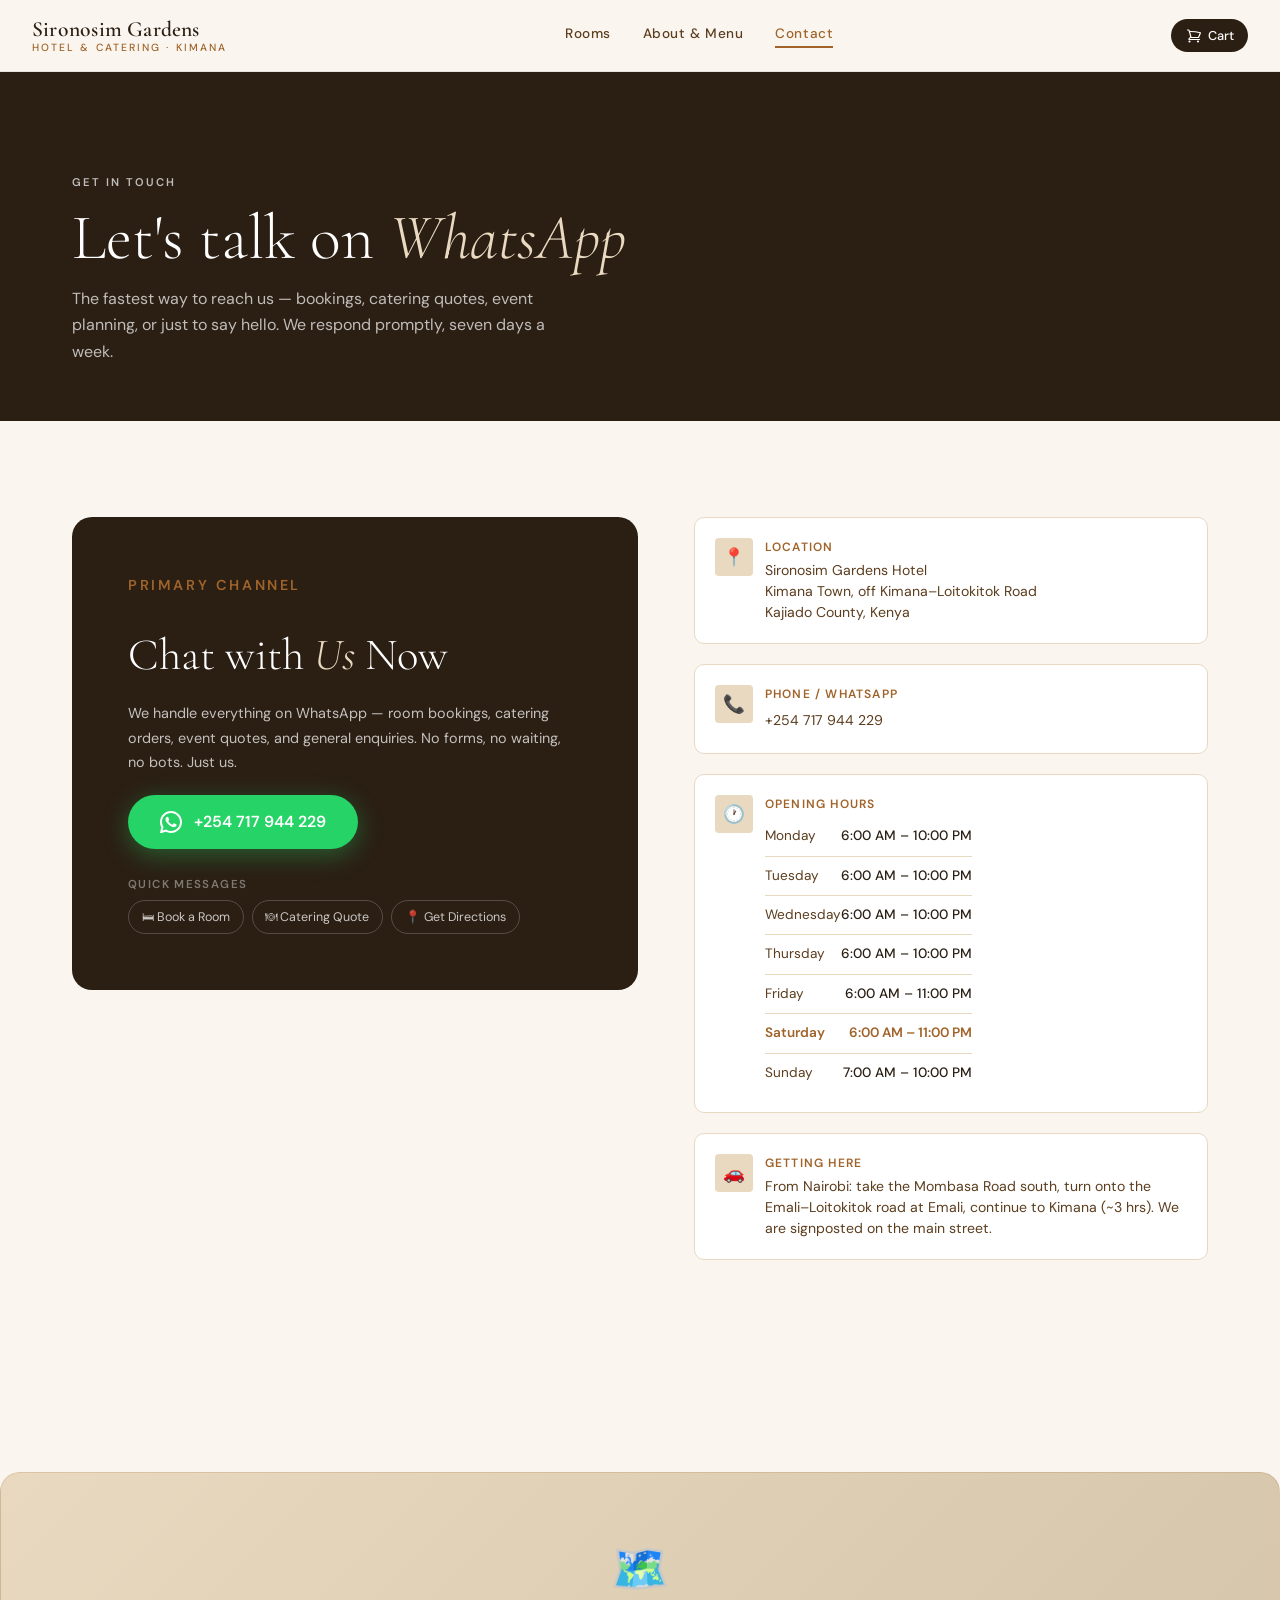
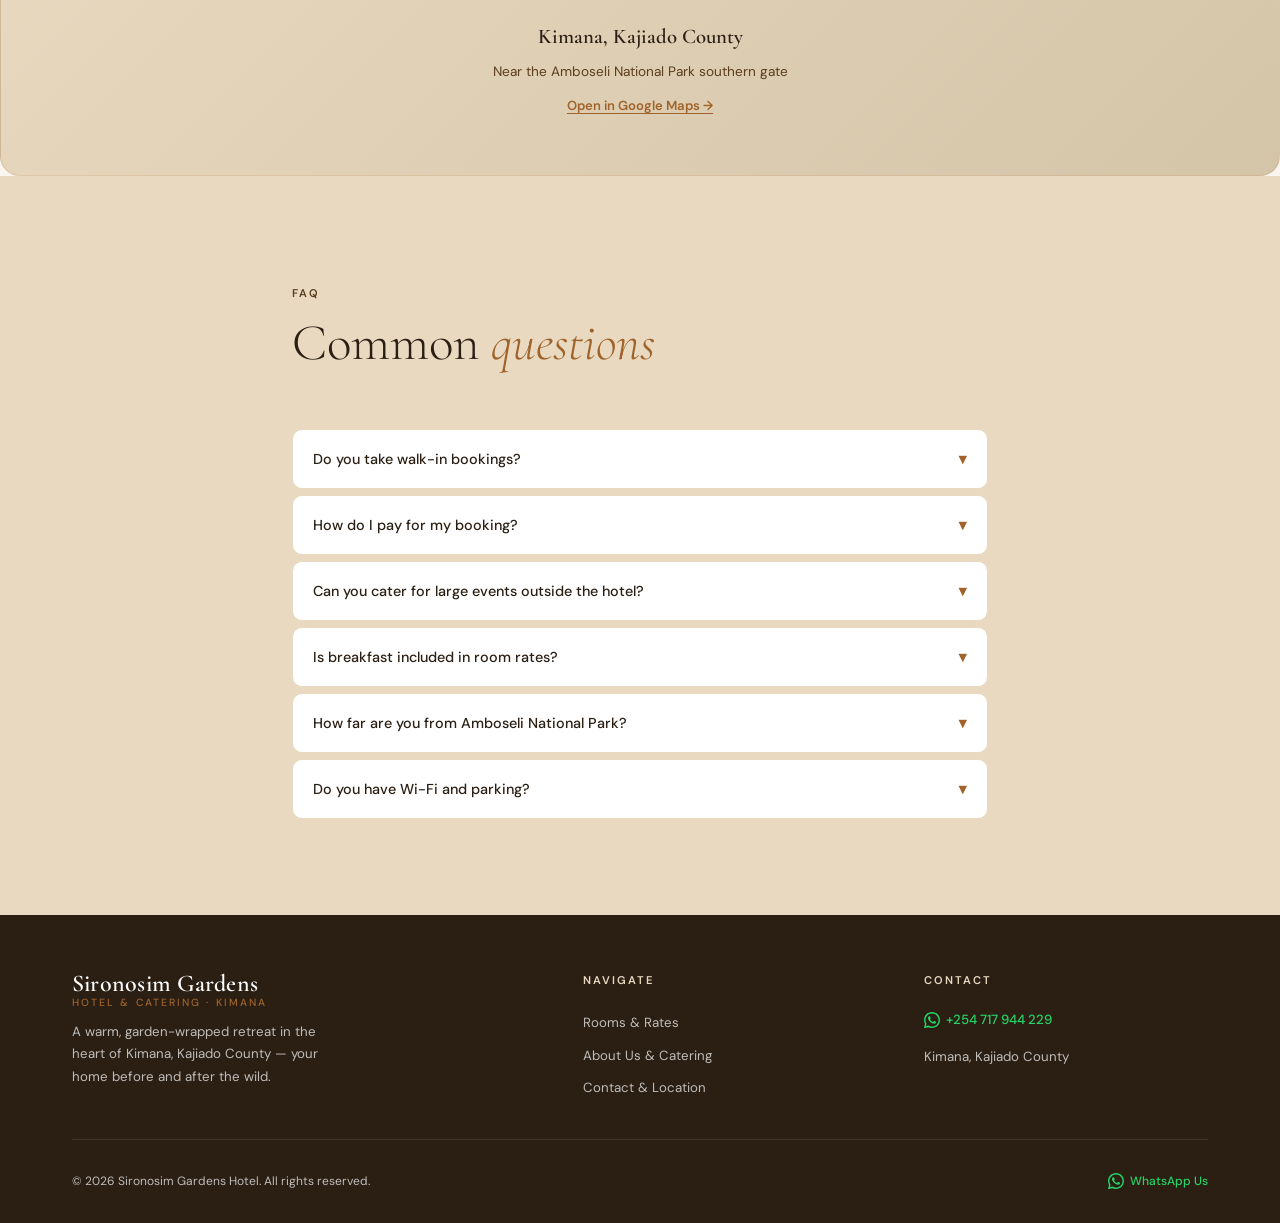
<file: contacts.html>
<!DOCTYPE html>
<html lang="en">
<head>
  <meta charset="UTF-8" />
  <meta name="viewport" content="width=device-width, initial-scale=1.0" />
  <title>Contact Us — Sironosim Gardens Hotel, Kimana</title>
  <meta name="description" content="Contact Sironosim Gardens Hotel in Kimana, Kajiado County. Chat with us directly on WhatsApp for bookings, catering, and directions." />
  <link rel="stylesheet" href="styles.css" />
  <style>
    /* Page-specific: hero atmosphere */
    .contact-hero {
      background: var(--clr-soil);
      padding: var(--sp-2xl) 0 var(--sp-xl);
      position: relative;
      overflow: hidden;
    }
    .contact-hero::before {
      content: '';
      position: absolute;
      inset: 0;
      background-image: url('https://images.unsplash.com/photo-1516026672322-bc52d61a55d5?w=1400&q=70');
      background-size: cover;
      background-position: center 60%;
      opacity: .15;
    }
    .contact-hero .container { position: relative; z-index: 1; }
    .contact-hero h1 {
      font-family: var(--font-display);
      font-size: clamp(2.4rem, 6vw, 4rem);
      font-weight: 300;
      color: var(--clr-white);
      line-height: 1.1;
      margin-bottom: var(--sp-sm);
    }
    .contact-hero h1 em { font-style: italic; color: var(--clr-sand); }
    .contact-hero p { color: rgba(255,255,255,.70); max-width: 480px; }

    /* Hours table */
    .hours-table { width: 100%; border-collapse: collapse; }
    .hours-table tr { border-bottom: 1px solid var(--clr-sand); }
    .hours-table tr:last-child { border-bottom: none; }
    .hours-table td { padding: .5rem 0; font-size: .85rem; color: var(--clr-bark); }
    .hours-table td:last-child { text-align: right; font-weight: 500; color: var(--clr-soil); }
    .hours-table tr.today td { color: var(--clr-clay); font-weight: 600; }
    .hours-table tr.today td:last-child { color: var(--clr-clay); }

    /* Map placeholder styled nicely */
    .map-placeholder-styled {
      background: linear-gradient(135deg, var(--clr-sand) 0%, #d4c4a8 100%);
      border-radius: var(--r-lg);
      padding: var(--sp-xl);
      text-align: center;
      margin-top: var(--sp-md);
      border: 1px solid rgba(160,99,42,.15);
    }
    .map-placeholder-styled .pin { font-size: 3rem; display: block; margin-bottom: var(--sp-sm); }
    .map-placeholder-styled h4 {
      font-family: var(--font-display);
      font-size: 1.3rem;
      font-weight: 600;
      color: var(--clr-soil);
      margin-bottom: var(--sp-xs);
    }
    .map-placeholder-styled p { font-size: .85rem; color: var(--clr-bark); }
    .map-placeholder-styled a {
      display: inline-block;
      margin-top: var(--sp-sm);
      font-size: .82rem;
      font-weight: 600;
      color: var(--clr-clay);
      text-decoration: underline;
      text-underline-offset: 3px;
    }

    /* FAQ accordion */
    .faq-list { display: flex; flex-direction: column; gap: var(--sp-xs); }
    .faq-item {
      border: 1px solid var(--clr-sand);
      border-radius: var(--r-md);
      overflow: hidden;
      background: var(--clr-white);
    }
    .faq-question {
      width: 100%;
      text-align: left;
      padding: var(--sp-md);
      font-size: .9rem;
      font-weight: 500;
      color: var(--clr-soil);
      display: flex;
      justify-content: space-between;
      align-items: center;
      gap: var(--sp-sm);
      transition: background var(--dur);
    }
    .faq-question:hover { background: var(--clr-sand); }
    .faq-question .chevron {
      font-size: .7rem;
      transition: transform var(--dur);
      flex-shrink: 0;
      color: var(--clr-clay);
    }
    .faq-item.open .faq-question .chevron { transform: rotate(180deg); }
    .faq-answer {
      max-height: 0;
      overflow: hidden;
      transition: max-height .3s ease, padding .3s ease;
      padding: 0 var(--sp-md);
    }
    .faq-answer p { font-size: .85rem; color: var(--clr-bark); line-height: 1.7; padding-bottom: var(--sp-md); }
    .faq-item.open .faq-answer { max-height: 300px; padding-top: 0; }
  </style>
</head>
<body>

<!-- ══════════════════════════════════════════
     HEADER
══════════════════════════════════════════ -->
<header class="site-header">
  <div class="container header-inner">
    <a href="index.html" class="site-logo">
      <span class="logo-main">Sironosim Gardens</span>
      <span class="logo-sub">Hotel &amp; Catering · Kimana</span>
    </a>

    <button class="nav-toggle" aria-label="Toggle navigation" aria-expanded="false">
      <span></span><span></span><span></span>
    </button>

    <nav class="site-nav" aria-label="Main navigation">
      <a href="index.html">Rooms</a>
      <a href="about-us.html">About &amp; Menu</a>
      <a href="contacts.html" class="active">Contact</a>
    </nav>

    <button class="cart-btn" data-action="open-cart" aria-label="Open cart">
      <svg viewBox="0 0 24 24" aria-hidden="true">
        <path stroke-linecap="round" stroke-linejoin="round"
          d="M2.25 3h1.386c.51 0 .955.343 1.087.835l.383 1.437M7.5 14.25a3 3 0 00-3 3h15.75m-12.75-3h11.218c1.121-2.3 2.1-4.684 2.874-7.148a60.114 60.114 0 00-16.536-1.84M7.5 14.25L5.106 5.272M6 20.25a.75.75 0 11-1.5 0 .75.75 0 011.5 0zm12.75 0a.75.75 0 11-1.5 0 .75.75 0 011.5 0z"/>
      </svg>
      Cart
      <span class="cart-badge" aria-live="polite">0</span>
    </button>
  </div>
</header>

<!-- CART -->
<div class="cart-overlay" role="dialog" aria-modal="true" aria-label="Shopping cart"></div>
<aside class="cart-modal">
  <div class="cart-modal-header">
    <h3>Your Cart</h3>
    <button class="cart-close" data-action="close-cart" aria-label="Close cart">✕</button>
  </div>
  <div class="cart-items-list"></div>
  <div class="cart-modal-footer">
    <div class="cart-total">
      <span>Total</span>
      <strong class="cart-total-amount">KES 0</strong>
    </div>
    <div class="cart-actions">
      <button class="btn btn-whatsapp btn-checkout" data-action="checkout" disabled>
        <svg viewBox="0 0 24 24" aria-hidden="true"><path d="M17.472 14.382c-.297-.149-1.758-.867-2.03-.967-.273-.099-.471-.148-.67.15-.197.297-.767.966-.94 1.164-.173.199-.347.223-.644.075-.297-.15-1.255-.463-2.39-1.475-.883-.788-1.48-1.761-1.653-2.059-.173-.297-.018-.458.13-.606.134-.133.298-.347.446-.52.149-.174.198-.298.298-.497.099-.198.05-.371-.025-.52-.075-.149-.669-1.612-.916-2.207-.242-.579-.487-.5-.669-.51-.173-.008-.371-.01-.57-.01-.198 0-.52.074-.792.372-.272.297-1.04 1.016-1.04 2.479 0 1.462 1.065 2.875 1.213 3.074.149.198 2.096 3.2 5.077 4.487.709.306 1.262.489 1.694.625.712.227 1.36.195 1.871.118.571-.085 1.758-.719 2.006-1.413.248-.694.248-1.289.173-1.413-.074-.124-.272-.198-.57-.347z"/><path d="M12 0C5.373 0 0 5.373 0 12c0 2.123.554 4.118 1.528 5.849L.057 23.535a.563.563 0 00.677.677l5.687-1.471A11.945 11.945 0 0012 24c6.627 0 12-5.373 12-12S18.627 0 12 0zm0 21.818a9.795 9.795 0 01-5.027-1.383l-.36-.214-3.742.968.993-3.626-.236-.373A9.794 9.794 0 012.182 12C2.182 6.57 6.57 2.182 12 2.182S21.818 6.57 21.818 12 17.43 21.818 12 21.818z"/></svg>
        Checkout via WhatsApp
      </button>
      <button class="btn-clear" data-action="clear-cart">Clear cart</button>
    </div>
  </div>
</aside>

<!-- ══════════════════════════════════════════
     CONTACT HERO
══════════════════════════════════════════ -->
<section class="contact-hero" aria-label="Contact page header">
  <div class="container">
    <p class="section-label">Get in Touch</p>
    <h1>Let's talk on <em>WhatsApp</em></h1>
    <p>The fastest way to reach us — bookings, catering quotes, event planning, or just to say hello. We respond promptly, seven days a week.</p>
  </div>
</section>

<!-- ══════════════════════════════════════════
     MAIN CONTACT LAYOUT
══════════════════════════════════════════ -->
<section class="section" aria-labelledby="contact-main-title">
  <div class="container">
    <div class="contact-layout">
      
            
      <!-- LEFT: CTA card -->
      <div class="contact-cta-card">
        <p class="section-label">Primary Channel</p>
        <h2 id="contact-main-title">Chat with <em>Us</em> Now</h2>
        <p>We handle everything on WhatsApp — room bookings, catering orders, event quotes, and general enquiries. No forms, no waiting, no bots. Just us.</p>

        <button class="wa-cta-big" data-action="chat-with-us" aria-label="Open WhatsApp chat">
          <svg viewBox="0 0 24 24" aria-hidden="true"><path d="M17.472 14.382c-.297-.149-1.758-.867-2.03-.967-.273-.099-.471-.148-.67.15-.197.297-.767.966-.94 1.164-.173.199-.347.223-.644.075-.297-.15-1.255-.463-2.39-1.475-.883-.788-1.48-1.761-1.653-2.059-.173-.297-.018-.458.13-.606.134-.133.298-.347.446-.52.149-.174.198-.298.298-.497.099-.198.05-.371-.025-.52-.075-.149-.669-1.612-.916-2.207-.242-.579-.487-.5-.669-.51-.173-.008-.371-.01-.57-.01-.198 0-.52.074-.792.372-.272.297-1.04 1.016-1.04 2.479 0 1.462 1.065 2.875 1.213 3.074.149.198 2.096 3.2 5.077 4.487.709.306 1.262.489 1.694.625.712.227 1.36.195 1.871.118.571-.085 1.758-.719 2.006-1.413.248-.694.248-1.289.173-1.413-.074-.124-.272-.198-.57-.347z"/><path d="M12 0C5.373 0 0 5.373 0 12c0 2.123.554 4.118 1.528 5.849L.057 23.535a.563.563 0 00.677.677l5.687-1.471A11.945 11.945 0 0012 24c6.627 0 12-5.373 12-12S18.627 0 12 0zm0 21.818a9.795 9.795 0 01-5.027-1.383l-.36-.214-3.742.968.993-3.626-.236-.373A9.794 9.794 0 012.182 12C2.182 6.57 6.57 2.182 12 2.182S21.818 6.57 21.818 12 17.43 21.818 12 21.818z"/></svg>
          +254 717 944 229
        </button>

        <!-- Quick prompt links -->
        <div style="display:flex;flex-direction:column;gap:var(--sp-xs);margin-top:var(--sp-xs);">
          <p style="font-size:.72rem;letter-spacing:.12em;text-transform:uppercase;color:rgba(255,255,255,.40);font-weight:600;">Quick messages</p>
          <div style="display:flex;flex-wrap:wrap;gap:.5rem;">
            <a href="https://wa.me/254717944229?text=Hi!%20I%20would%20like%20to%20book%20a%20room." target="_blank" rel="noopener"
               style="font-size:.78rem;padding:.35rem .8rem;border-radius:var(--r-pill);border:1px solid rgba(255,255,255,.2);color:rgba(255,255,255,.75);transition:all var(--dur);"
               onmouseover="this.style.background='rgba(255,255,255,.1)'" onmouseout="this.style.background='transparent'">
              🛏 Book a Room
            </a>
            <a href="https://wa.me/254717944229?text=Hi!%20I%20need%20a%20catering%20quote%20for%20my%20event." target="_blank" rel="noopener"
               style="font-size:.78rem;padding:.35rem .8rem;border-radius:var(--r-pill);border:1px solid rgba(255,255,255,.2);color:rgba(255,255,255,.75);transition:all var(--dur);"
               onmouseover="this.style.background='rgba(255,255,255,.1)'" onmouseout="this.style.background='transparent'">
              🍽 Catering Quote
            </a>
            <a href="https://wa.me/254717944229?text=Hi!%20Please%20send%20me%20directions%20to%20Sironosim%20Gardens." target="_blank" rel="noopener"
               style="font-size:.78rem;padding:.35rem .8rem;border-radius:var(--r-pill);border:1px solid rgba(255,255,255,.2);color:rgba(255,255,255,.75);transition:all var(--dur);"
               onmouseover="this.style.background='rgba(255,255,255,.1)'" onmouseout="this.style.background='transparent'">
              📍 Get Directions
            </a>
          </div>
        </div>
      </div>

      <!-- RIGHT: Details -->
      <div class="contact-details">

        <div class="detail-item">
          <div class="detail-icon">📍</div>
          <div>
            <h4>Location</h4>
            <p>Sironosim Gardens Hotel<br>Kimana Town, off Kimana–Loitokitok Road<br>Kajiado County, Kenya</p>
          </div>
        </div>

        <div class="detail-item">
          <div class="detail-icon">📞</div>
          <div>
            <h4>Phone / WhatsApp</h4>
            <a href="https://wa.me/254717944229">+254 717 944 229</a>
          </div>
        </div>

        <div class="detail-item">
          <div class="detail-icon">🕐</div>
          <div>
            <h4>Opening Hours</h4>
            <table class="hours-table" aria-label="Opening hours">
              <tbody id="hours-body">
                <tr data-day="1"><td>Monday</td><td>6:00 AM – 10:00 PM</td></tr>
                <tr data-day="2"><td>Tuesday</td><td>6:00 AM – 10:00 PM</td></tr>
                <tr data-day="3"><td>Wednesday</td><td>6:00 AM – 10:00 PM</td></tr>
                <tr data-day="4"><td>Thursday</td><td>6:00 AM – 10:00 PM</td></tr>
                <tr data-day="5"><td>Friday</td><td>6:00 AM – 11:00 PM</td></tr>
                <tr data-day="6"><td>Saturday</td><td>6:00 AM – 11:00 PM</td></tr>
                <tr data-day="0"><td>Sunday</td><td>7:00 AM – 10:00 PM</td></tr>
              </tbody>
            </table>
          </div>
        </div>

        <div class="detail-item">
          <div class="detail-icon">🚗</div>
          <div>
            <h4>Getting Here</h4>
            <p>From Nairobi: take the Mombasa Road south, turn onto the Emali–Loitokitok road at Emali, continue to Kimana (~3 hrs). We are signposted on the main street.</p>
          </div>
        </div>

      </div>

    <!-- /contact-details -->
    
      
    </div>
  </div>
</section>
  
  
  <!-- Map placeholder -->
        <div class="map-placeholder-styled" role="img" aria-label="Map showing Kimana location">
          <span class="pin">🗺️</span>
          <h4>Kimana, Kajiado County</h4>
          <p>Near the Amboseli National Park southern gate</p>
          <a href="https://maps.google.com/?q=Kimana+Kajiado+Kenya" target="_blank" rel="noopener">
            Open in Google Maps →
          </a>
        </div>

<!-- ══════════════════════════════════════════
     FAQ
══════════════════════════════════════════ -->
<section class="section section-alt" aria-labelledby="faq-title">
  <div class="container" style="max-width:760px;">
    <header class="section-header">
      <p class="section-label">FAQ</p>
      <h2 class="section-title" id="faq-title">Common <em>questions</em></h2>
    </header>
    <div class="faq-list" role="list">

      <div class="faq-item" role="listitem">
        <button class="faq-question" aria-expanded="false">
          Do you take walk-in bookings?
          <span class="chevron">▼</span>
        </button>
        <div class="faq-answer" hidden>
          <p>Yes — walk-ins are welcome subject to availability. However, we strongly recommend sending us a WhatsApp message before you arrive so we can confirm a room is ready for you and prepare accordingly.</p>
        </div>
      </div>

      <div class="faq-item" role="listitem">
        <button class="faq-question" aria-expanded="false">
          How do I pay for my booking?
          <span class="chevron">▼</span>
        </button>
        <div class="faq-answer" hidden>
          <p>We accept M-Pesa (Paybill and Till), cash, and bank transfer. Our team will send you payment details via WhatsApp once your booking is confirmed. A 50% deposit may be required for group or event bookings.</p>
        </div>
      </div>

      <div class="faq-item" role="listitem">
        <button class="faq-question" aria-expanded="false">
          Can you cater for large events outside the hotel?
          <span class="chevron">▼</span>
        </button>
        <div class="faq-answer" hidden>
          <p>Absolutely. Our catering team regularly serves events throughout Kajiado County — from intimate family functions to large community gatherings of 500+ people. We bring equipment, staff, and ingredients. Send us your event date and estimated headcount on WhatsApp and we will provide a quote within 24 hours.</p>
        </div>
      </div>

      <div class="faq-item" role="listitem">
        <button class="faq-question" aria-expanded="false">
          Is breakfast included in room rates?
          <span class="chevron">▼</span>
        </button>
        <div class="faq-answer" hidden>
          <p>Our standard rates are B&amp;B (Bed &amp; Breakfast) — breakfast is included for all overnight guests. Lunch and dinner are available at the restaurant and can be pre-ordered via WhatsApp or at reception.</p>
        </div>
      </div>

      <div class="faq-item" role="listitem">
        <button class="faq-question" aria-expanded="false">
          How far are you from Amboseli National Park?
          <span class="chevron">▼</span>
        </button>
        <div class="faq-answer" hidden>
          <p>We are approximately 15–20 minutes by car from the Kimana Gate of Amboseli National Park. We can help arrange safari day trips or connect you with trusted local guides — just ask on WhatsApp.</p>
        </div>
      </div>

      <div class="faq-item" role="listitem">
        <button class="faq-question" aria-expanded="false">
          Do you have Wi-Fi and parking?
          <span class="chevron">▼</span>
        </button>
        <div class="faq-answer" hidden>
          <p>Yes to both. Free Wi-Fi is available throughout the hotel. We have a secure, gated compound with ample parking for cars and larger vehicles at no additional charge.</p>
        </div>
      </div>

    </div>
  </div>
</section>

<!-- ══════════════════════════════════════════
     FOOTER
══════════════════════════════════════════ -->
<footer class="site-footer">
  <div class="container">
    <div class="footer-grid">
      <div class="footer-brand">
        <div class="site-logo">
          <span class="logo-main">Sironosim Gardens</span>
          <span class="logo-sub">Hotel &amp; Catering · Kimana</span>
        </div>
        <p>A warm, garden-wrapped retreat in the heart of Kimana, Kajiado County — your home before and after the wild.</p>
      </div>
      <nav class="footer-col" aria-label="Footer navigation">
        <h4>Navigate</h4>
        <ul>
          <li><a href="index.html">Rooms &amp; Rates</a></li>
          <li><a href="about-us.html">About Us &amp; Catering</a></li>
          <li><a href="contacts.html">Contact &amp; Location</a></li>
        </ul>
      </nav>
      <div class="footer-col">
        <h4>Contact</h4>
        <ul>
          <li>
            <a href="https://wa.me/254717944229" class="wa-footer-link" target="_blank" rel="noopener">
              <svg viewBox="0 0 24 24" aria-hidden="true"><path d="M17.472 14.382c-.297-.149-1.758-.867-2.03-.967-.273-.099-.471-.148-.67.15-.197.297-.767.966-.94 1.164-.173.199-.347.223-.644.075-.297-.15-1.255-.463-2.39-1.475-.883-.788-1.48-1.761-1.653-2.059-.173-.297-.018-.458.13-.606.134-.133.298-.347.446-.52.149-.174.198-.298.298-.497.099-.198.05-.371-.025-.52-.075-.149-.669-1.612-.916-2.207-.242-.579-.487-.5-.669-.51-.173-.008-.371-.01-.57-.01-.198 0-.52.074-.792.372-.272.297-1.04 1.016-1.04 2.479 0 1.462 1.065 2.875 1.213 3.074.149.198 2.096 3.2 5.077 4.487.709.306 1.262.489 1.694.625.712.227 1.36.195 1.871.118.571-.085 1.758-.719 2.006-1.413.248-.694.248-1.289.173-1.413-.074-.124-.272-.198-.57-.347z"/><path d="M12 0C5.373 0 0 5.373 0 12c0 2.123.554 4.118 1.528 5.849L.057 23.535a.563.563 0 00.677.677l5.687-1.471A11.945 11.945 0 0012 24c6.627 0 12-5.373 12-12S18.627 0 12 0zm0 21.818a9.795 9.795 0 01-5.027-1.383l-.36-.214-3.742.968.993-3.626-.236-.373A9.794 9.794 0 012.182 12C2.182 6.57 6.57 2.182 12 2.182S21.818 6.57 21.818 12 17.43 21.818 12 21.818z"/></svg>
              +254 717 944 229
            </a>
          </li>
          <li><a href="contacts.html">Kimana, Kajiado County</a></li>
        </ul>
      </div>
    </div>
    <div class="footer-bottom">
      <span>&copy; <span id="yr"></span> Sironosim Gardens Hotel. All rights reserved.</span>
      <a href="https://wa.me/254717944229" target="_blank" rel="noopener" class="wa-footer-link">
        <svg viewBox="0 0 24 24" aria-hidden="true"><path d="M17.472 14.382c-.297-.149-1.758-.867-2.03-.967-.273-.099-.471-.148-.67.15-.197.297-.767.966-.94 1.164-.173.199-.347.223-.644.075-.297-.15-1.255-.463-2.39-1.475-.883-.788-1.48-1.761-1.653-2.059-.173-.297-.018-.458.13-.606.134-.133.298-.347.446-.52.149-.174.198-.298.298-.497.099-.198.05-.371-.025-.52-.075-.149-.669-1.612-.916-2.207-.242-.579-.487-.5-.669-.51-.173-.008-.371-.01-.57-.01-.198 0-.52.074-.792.372-.272.297-1.04 1.016-1.04 2.479 0 1.462 1.065 2.875 1.213 3.074.149.198 2.096 3.2 5.077 4.487.709.306 1.262.489 1.694.625.712.227 1.36.195 1.871.118.571-.085 1.758-.719 2.006-1.413.248-.694.248-1.289.173-1.413-.074-.124-.272-.198-.57-.347z"/><path d="M12 0C5.373 0 0 5.373 0 12c0 2.123.554 4.118 1.528 5.849L.057 23.535a.563.563 0 00.677.677l5.687-1.471A11.945 11.945 0 0012 24c6.627 0 12-5.373 12-12S18.627 0 12 0zm0 21.818a9.795 9.795 0 01-5.027-1.383l-.36-.214-3.742.968.993-3.626-.236-.373A9.794 9.794 0 012.182 12C2.182 6.57 6.57 2.182 12 2.182S21.818 6.57 21.818 12 17.43 21.818 12 21.818z"/></svg>
        WhatsApp Us
      </a>
    </div>
  </div>
</footer>

<script src="script.js"></script>
<script src="whatsapp.js"></script>
<script>
  document.getElementById('yr').textContent = new Date().getFullYear();

  /* Highlight today's row in the hours table */
  const today = new Date().getDay();
  const todayRow = document.querySelector(`[data-day="${today}"]`);
  if (todayRow) todayRow.classList.add('today');

  /* FAQ accordion */
  document.querySelectorAll('.faq-question').forEach(btn => {
    btn.addEventListener('click', () => {
      const item   = btn.closest('.faq-item');
      const answer = item.querySelector('.faq-answer');
      const isOpen = item.classList.contains('open');

      // Close all
      document.querySelectorAll('.faq-item').forEach(el => {
        el.classList.remove('open');
        el.querySelector('.faq-question').setAttribute('aria-expanded', 'false');
        el.querySelector('.faq-answer').hidden = true;
      });

      // Open clicked (if it wasn't already open)
      if (!isOpen) {
        item.classList.add('open');
        btn.setAttribute('aria-expanded', 'true');
        answer.hidden = false;
      }
    });
  });
</script>
</body>
</html>
</file>
<file: styles.css>
/* ============================================================
   SIRONOSIM GARDENS HOTEL — Design System
   styles.css · All pages share this single stylesheet
   ============================================================ */

/* ── Google Fonts ─────────────────────────────────────────── */
@import url("https://fonts.googleapis.com/css2?family=Cormorant+Garamond:ital,wght@0,300;0,400;0,600;1,300;1,400&family=DM+Sans:wght@300;400;500;600&display=swap");

/* ── Design Tokens ────────────────────────────────────────── */
:root {
  /* Palette – warm earth tones inspired by Kimana savannah */
  --clr-soil: #2b1f14; /* deep brown – primary text  */
  --clr-bark: #5c3d1e; /* medium brown               */
  --clr-clay: #a0632a; /* terracotta accent          */
  --clr-sand: #e8d9c0; /* light sand – bg alt        */
  --clr-cream: #faf6ef; /* near-white page bg         */
  --clr-sage: #6b7c5c; /* muted green accent         */
  --clr-whatsapp: #25d366; /* WhatsApp brand green       */
  --clr-whatsapp-d: #128c4e; /* WhatsApp hover             */
  --clr-white: #ffffff;
  --clr-overlay: rgba(43, 31, 20, 0.55);

  /* Typography */
  --font-display: "Cormorant Garamond", Georgia, serif;
  --font-body: "DM Sans", system-ui, sans-serif;

  /* Spacing scale */
  --sp-xs: 0.375rem;
  --sp-sm: 0.75rem;
  --sp-md: 1.25rem;
  --sp-lg: 2rem;
  --sp-xl: 3.5rem;
  --sp-2xl: 6rem;

  /* Radii */
  --r-sm: 4px;
  --r-md: 10px;
  --r-lg: 20px;
  --r-pill: 999px;

  /* Shadows */
  --shadow-sm: 0 2px 8px rgba(43, 31, 20, 0.1);
  --shadow-md: 0 6px 24px rgba(43, 31, 20, 0.14);
  --shadow-lg: 0 16px 48px rgba(43, 31, 20, 0.18);

  /* Transition */
  --ease: cubic-bezier(0.25, 0.8, 0.25, 1);
  --dur: 0.28s;

  /* Layout */
  --max-w: 1200px;
  --header-h: 72px;
}

/* ── Reset ────────────────────────────────────────────────── */
*,
*::before,
*::after {
  box-sizing: border-box;
  margin: 0;
  padding: 0;
}
html {
  scroll-behavior: smooth;
  font-size: 16px;
}
body {
  font-family: var(--font-body);
  background: var(--clr-cream);
  color: var(--clr-soil);
  line-height: 1.65;
  -webkit-font-smoothing: antialiased;
}
img {
  display: block;
  max-width: 100%;
  height: auto;
}
a {
  color: inherit;
  text-decoration: none;
}
button {
  font-family: var(--font-body);
  cursor: pointer;
  border: none;
  background: none;
}
ul,
ol {
  list-style: none;
}

/* ── Utility classes ──────────────────────────────────────── */
.container {
  width: min(var(--max-w), 100%);
  margin-inline: auto;
  padding-inline: var(--sp-lg);
}
.visually-hidden {
  position: absolute;
  width: 1px;
  height: 1px;
  padding: 0;
  overflow: hidden;
  clip: rect(0, 0, 0, 0);
  white-space: nowrap;
  border: 0;
}
.section-label {
  display: inline-block;
  font-family: var(--font-body);
  font-size: 0.7rem;
  font-weight: 600;
  letter-spacing: 0.18em;
  text-transform: uppercase;
  color: var(--clr-clay);
  margin-bottom: var(--sp-sm);
}
.section-title {
  font-family: var(--font-display);
  font-size: clamp(2rem, 5vw, 3.2rem);
  font-weight: 300;
  line-height: 1.15;
  color: var(--clr-soil);
}
.section-title em {
  font-style: italic;
  color: var(--clr-clay);
}

/* ── Buttons ──────────────────────────────────────────────── */
.btn {
  display: inline-flex;
  align-items: center;
  gap: var(--sp-xs);
  padding: 0.65rem 1.5rem;
  border-radius: var(--r-pill);
  font-size: 0.85rem;
  font-weight: 500;
  letter-spacing: 0.04em;
  transition:
    background var(--dur) var(--ease),
    color var(--dur) var(--ease),
    transform var(--dur) var(--ease),
    box-shadow var(--dur) var(--ease);
}
.btn:active {
  transform: scale(0.97);
}

.btn-primary {
  background: var(--clr-clay);
  color: var(--clr-white);
  box-shadow: 0 3px 12px rgba(160, 99, 42, 0.35);
}
.btn-primary:hover {
  background: var(--clr-bark);
  box-shadow: 0 6px 20px rgba(160, 99, 42, 0.45);
  transform: translateY(-1px);
}

.btn-whatsapp {
  background: var(--clr-whatsapp);
  color: var(--clr-white);
  box-shadow: 0 3px 12px rgba(37, 211, 102, 0.3);
}
.btn-whatsapp:hover {
  background: var(--clr-whatsapp-d);
  box-shadow: 0 6px 20px rgba(37, 211, 102, 0.4);
  transform: translateY(-1px);
}
.btn-whatsapp svg {
  width: 16px;
  height: 16px;
  fill: currentColor;
  flex-shrink: 0;
}

.btn-outline {
  background: transparent;
  color: var(--clr-clay);
  border: 1.5px solid var(--clr-clay);
}
.btn-outline:hover {
  background: var(--clr-clay);
  color: var(--clr-white);
  transform: translateY(-1px);
}

/* ── Header ───────────────────────────────────────────────── */
.site-header {
  position: sticky;
  top: 0;
  z-index: 100;
  height: var(--header-h);
  background: rgba(250, 246, 239, 0.92);
  backdrop-filter: blur(14px);
  -webkit-backdrop-filter: blur(14px);
  border-bottom: 1px solid rgba(92, 61, 30, 0.1);
  display: flex;
  align-items: center;
}
.header-inner {
  display: flex;
  align-items: center;
  justify-content: space-between;
  width: 100%;
}
.site-logo {
  display: flex;
  flex-direction: column;
  line-height: 1.1;
}
.site-logo .logo-main {
  font-family: var(--font-display);
  font-size: 1.35rem;
  font-weight: 600;
  color: var(--clr-soil);
  letter-spacing: 0.01em;
}
.site-logo .logo-sub {
  font-size: 0.65rem;
  font-weight: 500;
  letter-spacing: 0.2em;
  text-transform: uppercase;
  color: var(--clr-clay);
}
.site-nav {
  display: flex;
  align-items: center;
  gap: var(--sp-lg);
}
.site-nav a {
  font-size: 0.85rem;
  font-weight: 500;
  color: var(--clr-bark);
  letter-spacing: 0.04em;
  position: relative;
  padding-bottom: 2px;
  transition: color var(--dur);
}
.site-nav a::after {
  content: "";
  position: absolute;
  bottom: 0;
  left: 0;
  width: 0;
  height: 1.5px;
  background: var(--clr-clay);
  transition: width var(--dur) var(--ease);
}
.site-nav a:hover,
.site-nav a.active {
  color: var(--clr-clay);
}
.site-nav a:hover::after,
.site-nav a.active::after {
  width: 100%;
}

/* Cart button in header */
.cart-btn {
  position: relative;
  display: flex;
  align-items: center;
  gap: var(--sp-xs);
  padding: 0.5rem 0.9rem;
  border-radius: var(--r-pill);
  background: var(--clr-soil);
  color: var(--clr-white);
  font-size: 0.8rem;
  font-weight: 500;
  transition: background var(--dur);
}
.cart-btn:hover {
  background: var(--clr-bark);
}
.cart-btn svg {
  width: 16px;
  height: 16px;
  fill: none;
  stroke: currentColor;
  stroke-width: 1.8;
}
.cart-badge {
  position: absolute;
  top: -6px;
  right: -6px;
  background: var(--clr-clay);
  color: var(--clr-white);
  font-size: 0.65rem;
  font-weight: 700;
  min-width: 18px;
  height: 18px;
  border-radius: var(--r-pill);
  display: flex;
  align-items: center;
  justify-content: center;
  padding: 0 4px;
  transform: scale(0);
  transition: transform 0.2s var(--ease);
}
.cart-badge.show {
  transform: scale(1);
}

/* Mobile hamburger */
.nav-toggle {
  display: none;
  flex-direction: column;
  gap: 4px;
  padding: 6px;
  cursor: pointer;
}
.nav-toggle span {
  display: block;
  width: 22px;
  height: 2px;
  background: var(--clr-soil);
  border-radius: 2px;
  transition:
    transform var(--dur),
    opacity var(--dur);
}

/* ── Footer ───────────────────────────────────────────────── */
.site-footer {
  background: var(--clr-soil);
  color: rgba(255, 255, 255, 0.7);
  padding: var(--sp-xl) 0 var(--sp-lg);
}
.footer-grid {
  display: grid;
  grid-template-columns: 1.6fr 1fr 1fr;
  gap: var(--sp-xl);
  padding-bottom: var(--sp-lg);
  border-bottom: 1px solid rgba(255, 255, 255, 0.1);
  margin-bottom: var(--sp-lg);
}
.footer-brand .logo-main {
  color: var(--clr-white);
  font-size: 1.5rem;
}
.footer-brand .logo-sub {
  color: var(--clr-clay);
}
.footer-brand p {
  margin-top: var(--sp-sm);
  font-size: 0.83rem;
  line-height: 1.7;
  max-width: 280px;
}
.footer-col h4 {
  font-size: 0.7rem;
  font-weight: 600;
  letter-spacing: 0.18em;
  text-transform: uppercase;
  color: var(--clr-sand);
  margin-bottom: var(--sp-md);
}
.footer-col ul li {
  margin-bottom: var(--sp-xs);
}
.footer-col ul li a {
  font-size: 0.83rem;
  transition: color var(--dur);
}
.footer-col ul li a:hover {
  color: var(--clr-clay);
}
.footer-bottom {
  display: flex;
  align-items: center;
  justify-content: space-between;
  font-size: 0.75rem;
}
.footer-bottom a {
  transition: color var(--dur);
}
.footer-bottom a:hover {
  color: var(--clr-sand);
}
.wa-footer-link {
  display: inline-flex;
  align-items: center;
  gap: 0.4rem;
  color: var(--clr-whatsapp);
  font-weight: 500;
  transition: color var(--dur);
}
.wa-footer-link svg {
  width: 16px;
  height: 16px;
  fill: var(--clr-whatsapp);
}
.wa-footer-link:hover {
  color: #5ded9c;
}

/* ── Cart Modal ───────────────────────────────────────────── */
.cart-overlay {
  position: fixed;
  inset: 0;
  background: rgba(43, 31, 20, 0.45);
  z-index: 200;
  opacity: 0;
  pointer-events: none;
  transition: opacity var(--dur);
}
.cart-overlay.open {
  opacity: 1;
  pointer-events: all;
}
.cart-modal {
  position: fixed;
  top: calc(var(--header-h) + 12px);
  right: var(--sp-lg);
  width: min(420px, calc(100vw - 2 * var(--sp-lg)));
  background: var(--clr-white);
  border-radius: var(--r-lg);
  box-shadow: var(--shadow-lg);
  z-index: 201;
  display: flex;
  flex-direction: column;
  max-height: calc(100vh - var(--header-h) - 24px);
  transform: translateY(-10px) scale(0.97);
  opacity: 0;
  pointer-events: none;
  transition:
    transform var(--dur) var(--ease),
    opacity var(--dur);
}
.cart-modal.open {
  transform: translateY(0) scale(1);
  opacity: 1;
  pointer-events: all;
}
.cart-modal-header {
  display: flex;
  align-items: center;
  justify-content: space-between;
  padding: var(--sp-md) var(--sp-md) var(--sp-sm);
  border-bottom: 1px solid var(--clr-sand);
}
.cart-modal-header h3 {
  font-family: var(--font-display);
  font-size: 1.25rem;
  font-weight: 600;
}
.cart-close {
  width: 30px;
  height: 30px;
  border-radius: 50%;
  background: var(--clr-sand);
  display: flex;
  align-items: center;
  justify-content: center;
  font-size: 1rem;
  color: var(--clr-soil);
  transition: background var(--dur);
}
.cart-close:hover {
  background: var(--clr-clay);
  color: var(--clr-white);
}
.cart-items-list {
  flex: 1;
  overflow-y: auto;
  padding: var(--sp-sm) var(--sp-md);
}
.cart-empty {
  text-align: center;
  padding: var(--sp-xl) 0;
  color: var(--clr-bark);
  font-size: 0.9rem;
}
.cart-empty span {
  font-size: 2.5rem;
  display: block;
  margin-bottom: var(--sp-sm);
}
.cart-item {
  display: flex;
  align-items: center;
  gap: var(--sp-sm);
  padding: var(--sp-sm) 0;
  border-bottom: 1px solid var(--clr-sand);
  animation: fadeSlide 0.25s var(--ease);
}
@keyframes fadeSlide {
  from {
    opacity: 0;
    transform: translateX(8px);
  }
  to {
    opacity: 1;
    transform: translateX(0);
  }
}
.cart-item-img {
  width: 52px;
  height: 52px;
  border-radius: var(--r-sm);
  object-fit: cover;
  background: var(--clr-sand);
  flex-shrink: 0;
}
.cart-item-info {
  flex: 1;
  min-width: 0;
}
.cart-item-info .name {
  font-size: 0.88rem;
  font-weight: 500;
  white-space: nowrap;
  overflow: hidden;
  text-overflow: ellipsis;
}
.cart-item-info .price {
  font-size: 0.78rem;
  color: var(--clr-clay);
  font-weight: 600;
}
.cart-item-qty {
  display: flex;
  align-items: center;
  gap: 6px;
}
.qty-btn {
  width: 24px;
  height: 24px;
  border-radius: 50%;
  border: 1.5px solid var(--clr-sand);
  display: flex;
  align-items: center;
  justify-content: center;
  font-size: 0.85rem;
  color: var(--clr-soil);
  transition:
    border-color var(--dur),
    background var(--dur);
}
.qty-btn:hover {
  border-color: var(--clr-clay);
  background: var(--clr-sand);
}
.qty-val {
  font-size: 0.88rem;
  font-weight: 600;
  min-width: 18px;
  text-align: center;
}
.cart-modal-footer {
  padding: var(--sp-md);
  border-top: 1px solid var(--clr-sand);
}
.cart-total {
  display: flex;
  justify-content: space-between;
  font-size: 0.9rem;
  margin-bottom: var(--sp-md);
}
.cart-total strong {
  font-family: var(--font-display);
  font-size: 1.1rem;
  color: var(--clr-clay);
}
.cart-actions {
  display: flex;
  flex-direction: column;
  gap: var(--sp-xs);
}
.cart-actions .btn {
  justify-content: center;
  width: 100%;
}
.btn-clear {
  font-size: 0.78rem;
  color: var(--clr-bark);
  text-align: center;
  padding: 0.3rem;
  transition: color var(--dur);
}
.btn-clear:hover {
  color: #c0392b;
}

/* ── Hero ─────────────────────────────────────────────────── */
.hero {
  position: relative;
  min-height: calc(100vh - var(--header-h));
  display: flex;
  align-items: center;
  overflow: hidden;
  background: var(--clr-soil);
}
.hero-bg {
  position: absolute;
  inset: 0;
  background-image: url("../images/hero-bg.jpg");
  background-size: cover;
  background-position: center 30%;
  opacity: 0.4;
  transform: scale(1.04);
  animation: heroZoom 18s ease-in-out infinite alternate;
}
@keyframes heroZoom {
  from {
    transform: scale(1.04);
  }
  to {
    transform: scale(1.12);
  }
}
.hero-content {
  position: relative;
  z-index: 1;
  max-width: 680px;
  padding: var(--sp-2xl) 0;
}
.hero-eyebrow {
  font-size: 0.72rem;
  font-weight: 600;
  letter-spacing: 0.22em;
  text-transform: uppercase;
  color: var(--clr-clay);
  margin-bottom: var(--sp-md);
  display: flex;
  align-items: center;
  gap: var(--sp-sm);
}
.hero-eyebrow::before {
  content: "";
  display: block;
  width: 40px;
  height: 1px;
  background: var(--clr-clay);
}
.hero h1 {
  font-family: var(--font-display);
  font-size: clamp(2.8rem, 7vw, 5rem);
  font-weight: 300;
  line-height: 1.08;
  color: var(--clr-white);
  margin-bottom: var(--sp-md);
}
.hero h1 em {
  font-style: italic;
  color: var(--clr-sand);
}
.hero p {
  color: rgba(255, 255, 255, 0.78);
  font-size: 1.05rem;
  max-width: 480px;
  margin-bottom: var(--sp-lg);
}
.hero-cta {
  display: flex;
  flex-wrap: wrap;
  gap: var(--sp-sm);
}

/* ── Section ──────────────────────────────────────────────── */
.section {
  padding: var(--sp-2xl) 0;
}
.section-alt {
  background: var(--clr-sand);
}
.section-header {
  margin-bottom: var(--sp-xl);
}
.section-header p {
  margin-top: var(--sp-sm);
  color: var(--clr-bark);
  max-width: 520px;
}

/* ── Cards grid (accommodation / meals) ──────────────────── */
.cards-grid {
  display: grid;
  grid-template-columns: repeat(auto-fill, minmax(280px, 1fr));
  gap: var(--sp-lg);
}
.card {
  background: var(--clr-white);
  border-radius: var(--r-lg);
  overflow: hidden;
  box-shadow: var(--shadow-sm);
  display: flex;
  flex-direction: column;
  transition:
    box-shadow var(--dur) var(--ease),
    transform var(--dur) var(--ease);
}
.card:hover {
  box-shadow: var(--shadow-md);
  transform: translateY(-4px);
}
.card-img-wrap {
  position: relative;
  aspect-ratio: 4/3;
  overflow: hidden;
}
.card-img-wrap img {
  width: 100%;
  height: 100%;
  object-fit: cover;
  transition: transform 0.5s var(--ease);
}
.card:hover .card-img-wrap img {
  transform: scale(1.06);
}
.card-badge {
  position: absolute;
  top: var(--sp-sm);
  left: var(--sp-sm);
  background: var(--clr-clay);
  color: var(--clr-white);
  font-size: 0.68rem;
  font-weight: 600;
  letter-spacing: 0.08em;
  text-transform: uppercase;
  padding: 0.25rem 0.65rem;
  border-radius: var(--r-pill);
}
.card-body {
  padding: var(--sp-md);
  flex: 1;
  display: flex;
  flex-direction: column;
  gap: var(--sp-xs);
}
.card-title {
  font-family: var(--font-display);
  font-size: 1.3rem;
  font-weight: 600;
  line-height: 1.2;
}
.card-desc {
  font-size: 0.85rem;
  color: var(--clr-bark);
  line-height: 1.6;
  flex: 1;
}
.card-meta {
  display: flex;
  align-items: center;
  justify-content: space-between;
  padding-top: var(--sp-sm);
  border-top: 1px solid var(--clr-sand);
  margin-top: var(--sp-sm);
}
.card-price {
  font-family: var(--font-display);
  font-size: 1.1rem;
  font-weight: 600;
  color: var(--clr-clay);
}
.card-price small {
  font-family: var(--font-body);
  font-size: 0.72rem;
  font-weight: 400;
  color: var(--clr-bark);
}

/* ── Features strip ───────────────────────────────────────── */
.features-strip {
  display: grid;
  grid-template-columns: repeat(auto-fit, minmax(180px, 1fr));
  gap: var(--sp-md);
  margin-top: var(--sp-xl);
}
.feature-item {
  display: flex;
  flex-direction: column;
  align-items: flex-start;
  gap: var(--sp-xs);
  padding: var(--sp-md);
  background: var(--clr-white);
  border-radius: var(--r-md);
  border: 1px solid var(--clr-sand);
}
.feature-icon {
  font-size: 1.6rem;
  line-height: 1;
  margin-bottom: 2px;
}
.feature-item h4 {
  font-size: 0.88rem;
  font-weight: 600;
  color: var(--clr-soil);
}
.feature-item p {
  font-size: 0.78rem;
  color: var(--clr-bark);
}

/* ── About / Catering hero banner ────────────────────────── */
.page-banner {
  position: relative;
  height: 380px;
  display: flex;
  align-items: flex-end;
  overflow: hidden;
}
.page-banner-bg {
  position: absolute;
  inset: 0;
  background-size: cover;
  background-position: center;
}
.page-banner-bg::after {
  content: "";
  position: absolute;
  inset: 0;
  background: linear-gradient(to top, var(--clr-soil) 0%, transparent 60%);
}
.page-banner-content {
  position: relative;
  z-index: 1;
  padding: var(--sp-xl) 0 var(--sp-lg);
}
.page-banner-content .section-label {
  color: var(--clr-clay);
}
.page-banner-content h1 {
  font-family: var(--font-display);
  font-size: clamp(2rem, 5vw, 3.5rem);
  font-weight: 300;
  color: var(--clr-white);
  line-height: 1.1;
}
.page-banner-content h1 em {
  font-style: italic;
  color: var(--clr-sand);
}

/* ── Story section (about) ────────────────────────────────── */
.story-grid {
  display: grid;
  grid-template-columns: 1fr 1fr;
  gap: var(--sp-xl);
  align-items: center;
}
.story-img-stack {
  position: relative;
  height: 440px;
}
.story-img-stack img {
  position: absolute;
  border-radius: var(--r-lg);
  object-fit: cover;
  box-shadow: var(--shadow-md);
}
.story-img-stack img:first-child {
  width: 72%;
  height: 80%;
  top: 0;
  left: 0;
}
.story-img-stack img:last-child {
  width: 58%;
  height: 60%;
  bottom: 0;
  right: 0;
  border: 5px solid var(--clr-cream);
}
.story-text .section-title {
  margin-bottom: var(--sp-md);
}
.story-text p {
  color: var(--clr-bark);
  font-size: 0.93rem;
  line-height: 1.8;
  margin-bottom: var(--sp-sm);
}

/* ── Meals / menu grid ────────────────────────────────────── */
.meals-grid {
  display: grid;
  grid-template-columns: repeat(auto-fill, minmax(240px, 1fr));
  gap: var(--sp-md);
}
.meal-card {
  background: var(--clr-white);
  border-radius: var(--r-md);
  overflow: hidden;
  box-shadow: var(--shadow-sm);
  display: flex;
  flex-direction: column;
  transition:
    box-shadow var(--dur) var(--ease),
    transform var(--dur) var(--ease);
}
.meal-card:hover {
  box-shadow: var(--shadow-md);
  transform: translateY(-3px);
}
.meal-card .card-img-wrap {
  aspect-ratio: 16/10;
}
.meal-card .card-body {
  padding: var(--sp-sm) var(--sp-md) var(--sp-md);
}
.meal-tag {
  font-size: 0.65rem;
  font-weight: 600;
  letter-spacing: 0.12em;
  text-transform: uppercase;
  color: var(--clr-sage);
  margin-bottom: 2px;
}

/* ── Contact page ─────────────────────────────────────────── */
.contact-layout {
  display: grid;
  grid-template-columns: 1.1fr 1fr; /* Spits text evenly into two columns */
  gap: var(--sp-xl);
  align-items: start; /* 💡 Changed back to 'start' so cards height don't stretch artificially */
  margin-bottom: var(--sp-2xl); /* Generates a clean breathing space between the text cards and the map below */
}
.contact-cta-card {
  background: var(--clr-soil);
  color: var(--clr-white);
  border-radius: var(--r-lg);
  padding: var(--sp-xl);
  display: flex;
  flex-direction: column;
  gap: var(--sp-md);
}
.contact-cta-card .section-label {
  color: var(--clr-clay);
}
.contact-cta-card h2 {
  font-family: var(--font-display);
  font-size: clamp(1.8rem, 4vw, 2.8rem);
  font-weight: 300;
  line-height: 1.15;
}
.contact-cta-card h2 em {
  font-style: italic;
  color: var(--clr-sand);
}
.contact-cta-card p {
  font-size: 0.9rem;
  color: rgba(255, 255, 255, 0.72);
  line-height: 1.7;
}
.wa-cta-big {
  display: inline-flex;
  align-items: center;
  gap: var(--sp-sm);
  background: var(--clr-whatsapp);
  color: var(--clr-white);
  padding: 1rem 2rem;
  border-radius: var(--r-pill);
  font-size: 1rem;
  font-weight: 600;
  box-shadow: 0 6px 24px rgba(37, 211, 102, 0.35);
  transition:
    background var(--dur),
    transform var(--dur),
    box-shadow var(--dur);
  align-self: flex-start;
}
.wa-cta-big svg {
  width: 22px;
  height: 22px;
  fill: var(--clr-white);
}
.wa-cta-big:hover {
  background: var(--clr-whatsapp-d);
  transform: translateY(-2px);
  box-shadow: 0 10px 32px rgba(37, 211, 102, 0.45);
}
.contact-details {
  display: flex;
  flex-direction: column;
  gap: var(--sp-md);
}
.detail-item {
  display: flex;
  gap: var(--sp-sm);
  align-items: flex-start;
  padding: var(--sp-md);
  background: var(--clr-white);
  border-radius: var(--r-md);
  border: 1px solid var(--clr-sand);
}
.detail-icon {
  width: 38px;
  height: 38px;
  border-radius: var(--r-sm);
  background: var(--clr-sand);
  display: flex;
  align-items: center;
  justify-content: center;
  font-size: 1.1rem;
  flex-shrink: 0;
}
.detail-item h4 {
  font-size: 0.75rem;
  font-weight: 600;
  letter-spacing: 0.1em;
  text-transform: uppercase;
  color: var(--clr-clay);
  margin-bottom: 2px;
}
.detail-item p,
.detail-item a {
  font-size: 0.88rem;
  color: var(--clr-bark);
  line-height: 1.5;
  transition: color var(--dur);
}
.detail-item a:hover {
  color: var(--clr-clay);
}
.map-embed {
  width: 100%;
  border-radius: var(--r-lg);
  overflow: hidden;
  border: 0;
  margin-top: var(--sp-md);
  height: 280px;
  background: var(--clr-sand);
  display: flex;
  align-items: center;
  justify-content: center;
  color: var(--clr-bark);
  font-size: 0.85rem;
}
.map-placeholder {
  width: 100%; /* Allows the placeholder layout to span comfortably */
  min-height: 320px; /* Gives it an elegant, widescreen banner aspect ratio */
  margin-top: 0;
  margin-bottom: var(--sp-2xl); /* Adds matching separation space between the bottom of the map and the footer */
  display: flex;
  flex-direction: column;
  align-items: center;
  justify-content: center;
  border-radius: var(--r-lg); /* Soft edges keeping consistency with the cards design system */
}
.map-placeholder .map-icon {
  font-size: 3rem;
  margin-bottom: var(--sp-sm);
  display: block;
}

/* ── Testimonials ─────────────────────────────────────────── */
.testimonials {
  background: var(--clr-sand);
}
.testimonials-grid {
  display: grid;
  grid-template-columns: repeat(auto-fit, minmax(280px, 1fr));
  gap: var(--sp-md);
}
.testi-card {
  background: var(--clr-white);
  border-radius: var(--r-lg);
  padding: var(--sp-lg);
  box-shadow: var(--shadow-sm);
}
.testi-stars {
  color: var(--clr-clay);
  font-size: 1rem;
  letter-spacing: 2px;
  margin-bottom: var(--sp-sm);
}
.testi-text {
  font-family: var(--font-display);
  font-size: 1.05rem;
  font-style: italic;
  line-height: 1.7;
  color: var(--clr-soil);
  margin-bottom: var(--sp-sm);
}
.testi-author {
  font-size: 0.78rem;
  font-weight: 600;
  color: var(--clr-clay);
  letter-spacing: 0.06em;
  text-transform: uppercase;
}

/* ── Toast notification ───────────────────────────────────── */
.toast {
  position: fixed;
  bottom: var(--sp-lg);
  left: 50%;
  transform: translateX(-50%) translateY(80px);
  background: var(--clr-soil);
  color: var(--clr-white);
  padding: 0.65rem 1.4rem;
  border-radius: var(--r-pill);
  font-size: 0.85rem;
  font-weight: 500;
  box-shadow: var(--shadow-md);
  z-index: 300;
  opacity: 0;
  transition:
    transform 0.3s var(--ease),
    opacity 0.3s;
  white-space: nowrap;
}
.toast.show {
  transform: translateX(-50%) translateY(0);
  opacity: 1;
}

/* ── Responsive ───────────────────────────────────────────── */
@media (max-width: 900px) {
  .story-grid,
  .contact-layout {
    grid-template-columns: 1fr; /* Stacks Section 1 vertically above Section 2 on phones */
    gap: var(--sp-lg);
    margin-bottom: var(--sp-xl);
  }
  .story-img-stack {
    height: 280px;
  }
  .footer-grid {
    grid-template-columns: 1fr 1fr;
  }
  .footer-brand {
    grid-column: 1 / -1;
  }
}
@media (max-width: 640px) {
  :root {
    --sp-2xl: 3.5rem;
    --sp-xl: 2.5rem;
  }
  .site-nav {
    display: none;
    flex-direction: column;
    position: absolute;
    top: var(--header-h);
    left: 0;
    right: 0;
    background: var(--clr-cream);
    padding: var(--sp-md) var(--sp-lg);
    gap: var(--sp-md);
    border-bottom: 1px solid var(--clr-sand);
    z-index: 99;
  }
  .site-nav.open {
    display: flex;
  }
  .nav-toggle {
    display: flex;
  }
  .footer-grid {
    grid-template-columns: 1fr;
    gap: var(--sp-lg);
  }
  .footer-bottom {
    flex-direction: column;
    gap: var(--sp-xs);
    text-align: center;
  }
  .cart-modal {
    right: var(--sp-sm);
    left: var(--sp-sm);
    width: auto;
  }
  .hero {
    min-height: 92svh;
  }
}
</file>
